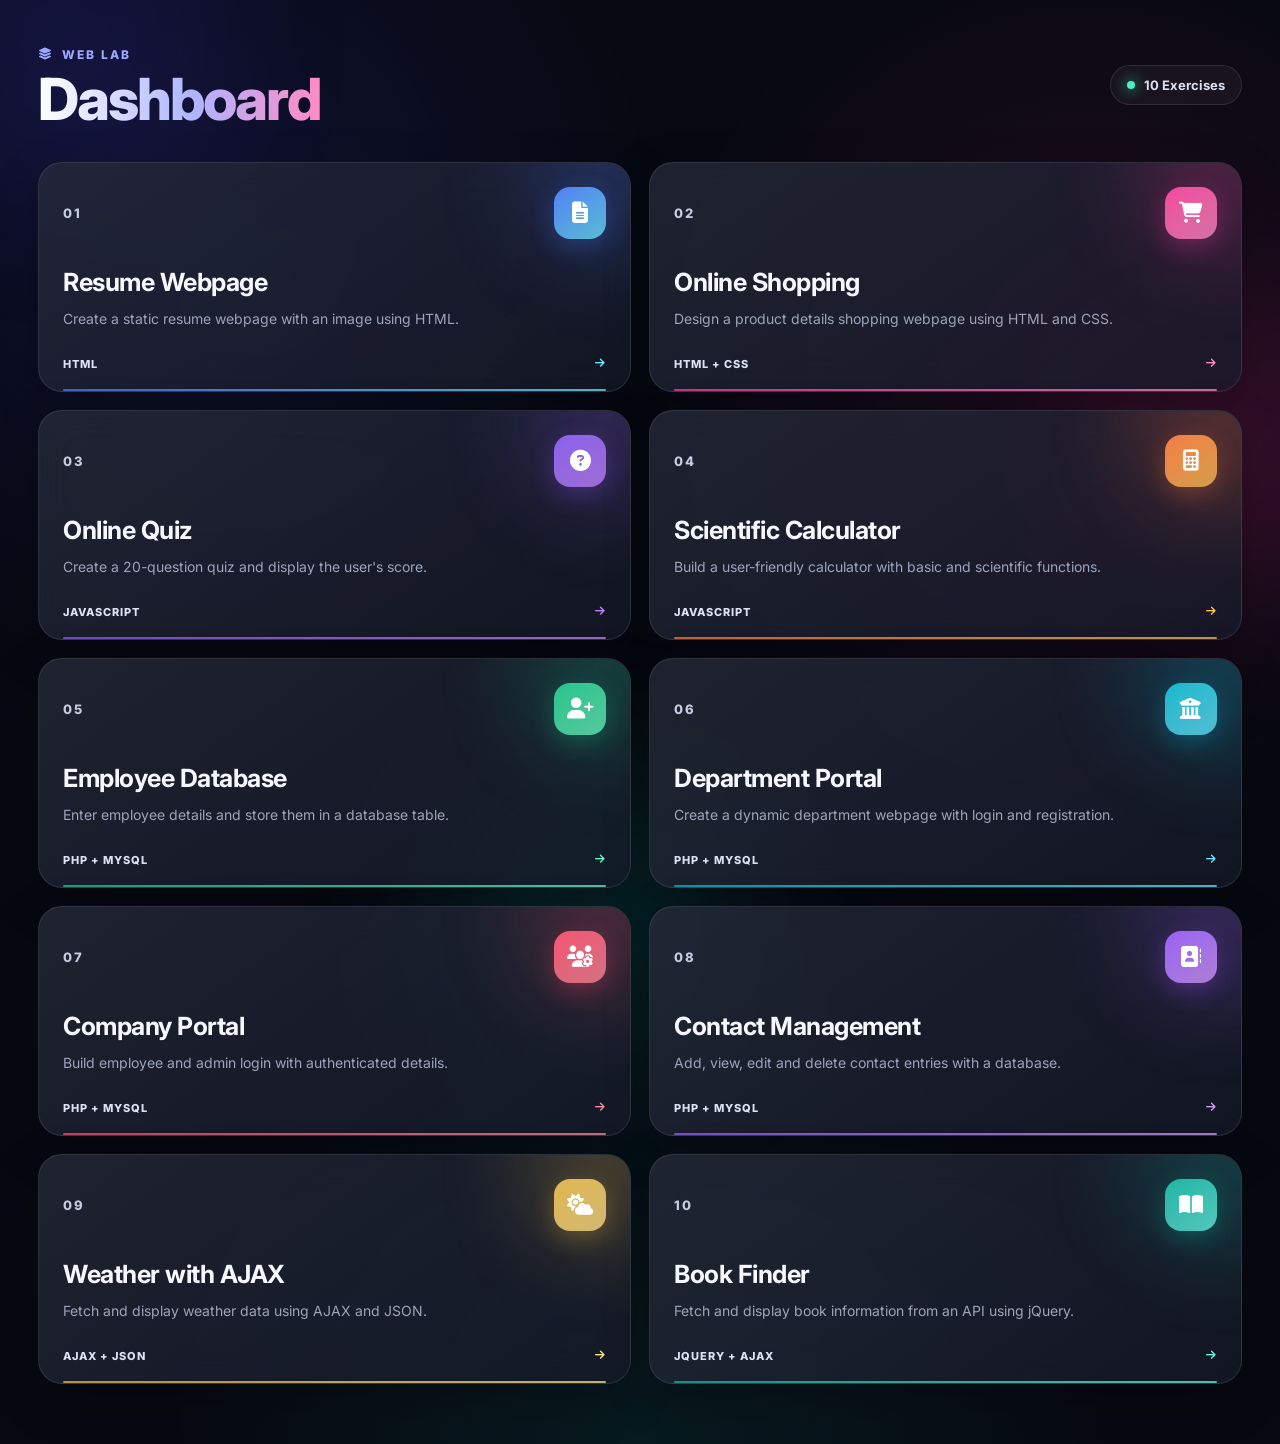
<file: index.html>
<!DOCTYPE html>
<html lang="en">
<head>
  <meta charset="UTF-8">
  <meta name="viewport" content="width=device-width, initial-scale=1.0">

  <title>Web Technology Lab Dashboard</title>

  <link rel="stylesheet" href="./style.css">

  <link rel="preconnect" href="https://fonts.googleapis.com">
  <link rel="preconnect" href="https://fonts.gstatic.com" crossorigin>

  <link
    href="https://fonts.googleapis.com/css2?family=Inter:wght@400;500;600;700;800&display=swap"
    rel="stylesheet"
  >

  <link
    rel="stylesheet"
    href="https://cdnjs.cloudflare.com/ajax/libs/font-awesome/6.5.2/css/all.min.css"
  >
</head>

<body>

  <div class="background-glow glow-one"></div>
  <div class="background-glow glow-two"></div>
  <div class="background-glow glow-three"></div>

  <main class="dashboard">

    <!-- HEADER -->
    <header class="topbar">

      <div>
        <span class="eyebrow">
          <i class="fa-solid fa-layer-group"></i>
          WEB LAB
        </span>

        <h1>Dashboard</h1>
      </div>

      <div class="topbar-badge">
        <span class="status-dot"></span>
        <span>10 Exercises</span>
      </div>

    </header>


    <!-- 10 EXERCISES -->
    <section class="exercise-grid">


      <!-- EXERCISE 01 -->
      <a
        class="exercise-card card-blue"
        href="./web/ex_1/Resume.html">

        <div class="card-top">
          <span class="exercise-number">01</span>

          <span class="card-icon">
            <i class="fa-solid fa-file-lines"></i>
          </span>
        </div>

        <h2>Resume Webpage</h2>

        <p>
          Create a static resume webpage with an image using HTML.
        </p>

        <div class="card-footer">
          <span>HTML</span>
          <i class="fa-solid fa-arrow-right"></i>
        </div>

      </a>



      <!-- EXERCISE 02 -->
      <a
        class="exercise-card card-pink"
        href="./web/ex_2/index.html"
      >

        <div class="card-top">
          <span class="exercise-number">02</span>

          <span class="card-icon">
            <i class="fa-solid fa-cart-shopping"></i>
          </span>
        </div>

        <h2>Online Shopping</h2>

        <p>
          Design a product details shopping webpage using HTML and CSS.
        </p>

        <div class="card-footer">
          <span>HTML + CSS</span>
          <i class="fa-solid fa-arrow-right"></i>
        </div>

      </a>



      <!-- EXERCISE 03 -->
      <a
        class="exercise-card card-purple"
        href="./web/ex_3/EX%203.HTML">

        <div class="card-top">
          <span class="exercise-number">03</span>

          <span class="card-icon">
            <i class="fa-solid fa-circle-question"></i>
          </span>
        </div>

        <h2>Online Quiz</h2>

        <p>
          Create a 20-question quiz and display the user's score.
        </p>

        <div class="card-footer">
          <span>JavaScript</span>
          <i class="fa-solid fa-arrow-right"></i>
        </div>

      </a>



      <!-- EXERCISE 04 -->
      <a
        class="exercise-card card-orange"
        href="./web/ex_4/EX%204.HTML"
      >

        <div class="card-top">
          <span class="exercise-number">04</span>

          <span class="card-icon">
            <i class="fa-solid fa-calculator"></i>
          </span>
        </div>

        <h2>Scientific Calculator</h2>

        <p>
          Build a user-friendly calculator with basic and scientific functions.
        </p>

        <div class="card-footer">
          <span>JavaScript</span>
          <i class="fa-solid fa-arrow-right"></i>
        </div>

      </a>



      <!-- EXERCISE 05 -->
      <a
        class="exercise-card card-green"
        href="./web/ex_5/"
      >

        <div class="card-top">
          <span class="exercise-number">05</span>

          <span class="card-icon">
            <i class="fa-solid fa-user-plus"></i>
          </span>
        </div>

        <h2>Employee Database</h2>

        <p>
          Enter employee details and store them in a database table.
        </p>

        <div class="card-footer">
          <span>PHP + MySQL</span>
          <i class="fa-solid fa-arrow-right"></i>
        </div>

      </a>



      <!-- EXERCISE 06 -->
      <a
        class="exercise-card card-cyan"
        href="./web/ex_6/"
      >

        <div class="card-top">
          <span class="exercise-number">06</span>

          <span class="card-icon">
            <i class="fa-solid fa-building-columns"></i>
          </span>
        </div>

        <h2>Department Portal</h2>

        <p>
          Create a dynamic department webpage with login and registration.
        </p>

        <div class="card-footer">
          <span>PHP + MySQL</span>
          <i class="fa-solid fa-arrow-right"></i>
        </div>

      </a>



      <!-- EXERCISE 07 -->
      <a
        class="exercise-card card-red"
        href="./web/ex_7/"
      >

        <div class="card-top">
          <span class="exercise-number">07</span>

          <span class="card-icon">
            <i class="fa-solid fa-users-gear"></i>
          </span>
        </div>

        <h2>Company Portal</h2>

        <p>
          Build employee and admin login with authenticated details.
        </p>

        <div class="card-footer">
          <span>PHP + MySQL</span>
          <i class="fa-solid fa-arrow-right"></i>
        </div>

      </a>



      <!-- EXERCISE 08 -->
      <a
        class="exercise-card card-violet"
        href="./web/ex_8/"
      >

        <div class="card-top">
          <span class="exercise-number">08</span>

          <span class="card-icon">
            <i class="fa-solid fa-address-book"></i>
          </span>
        </div>

        <h2>Contact Management</h2>

        <p>
          Add, view, edit and delete contact entries with a database.
        </p>

        <div class="card-footer">
          <span>PHP + MySQL</span>
          <i class="fa-solid fa-arrow-right"></i>
        </div>

      </a>



      <!-- EXERCISE 09 -->
      <a
        class="exercise-card card-yellow"
        href="./web/ex_9/"
      >

        <div class="card-top">
          <span class="exercise-number">09</span>

          <span class="card-icon">
            <i class="fa-solid fa-cloud-sun"></i>
          </span>
        </div>

        <h2>Weather with AJAX</h2>

        <p>
          Fetch and display weather data using AJAX and JSON.
        </p>

        <div class="card-footer">
          <span>AJAX + JSON</span>
          <i class="fa-solid fa-arrow-right"></i>
        </div>

      </a>



      <!-- EXERCISE 10 -->
      <a
        class="exercise-card card-teal"
        href="./web/ex_10/"
      >

        <div class="card-top">
          <span class="exercise-number">10</span>

          <span class="card-icon">
            <i class="fa-solid fa-book-open"></i>
          </span>
        </div>

        <h2>Book Finder</h2>

        <p>
          Fetch and display book information from an API using jQuery.
        </p>

        <div class="card-footer">
          <span>jQuery + AJAX</span>
          <i class="fa-solid fa-arrow-right"></i>
        </div>

      </a>

    </section>

  </main>

</body>
</html>
</file>
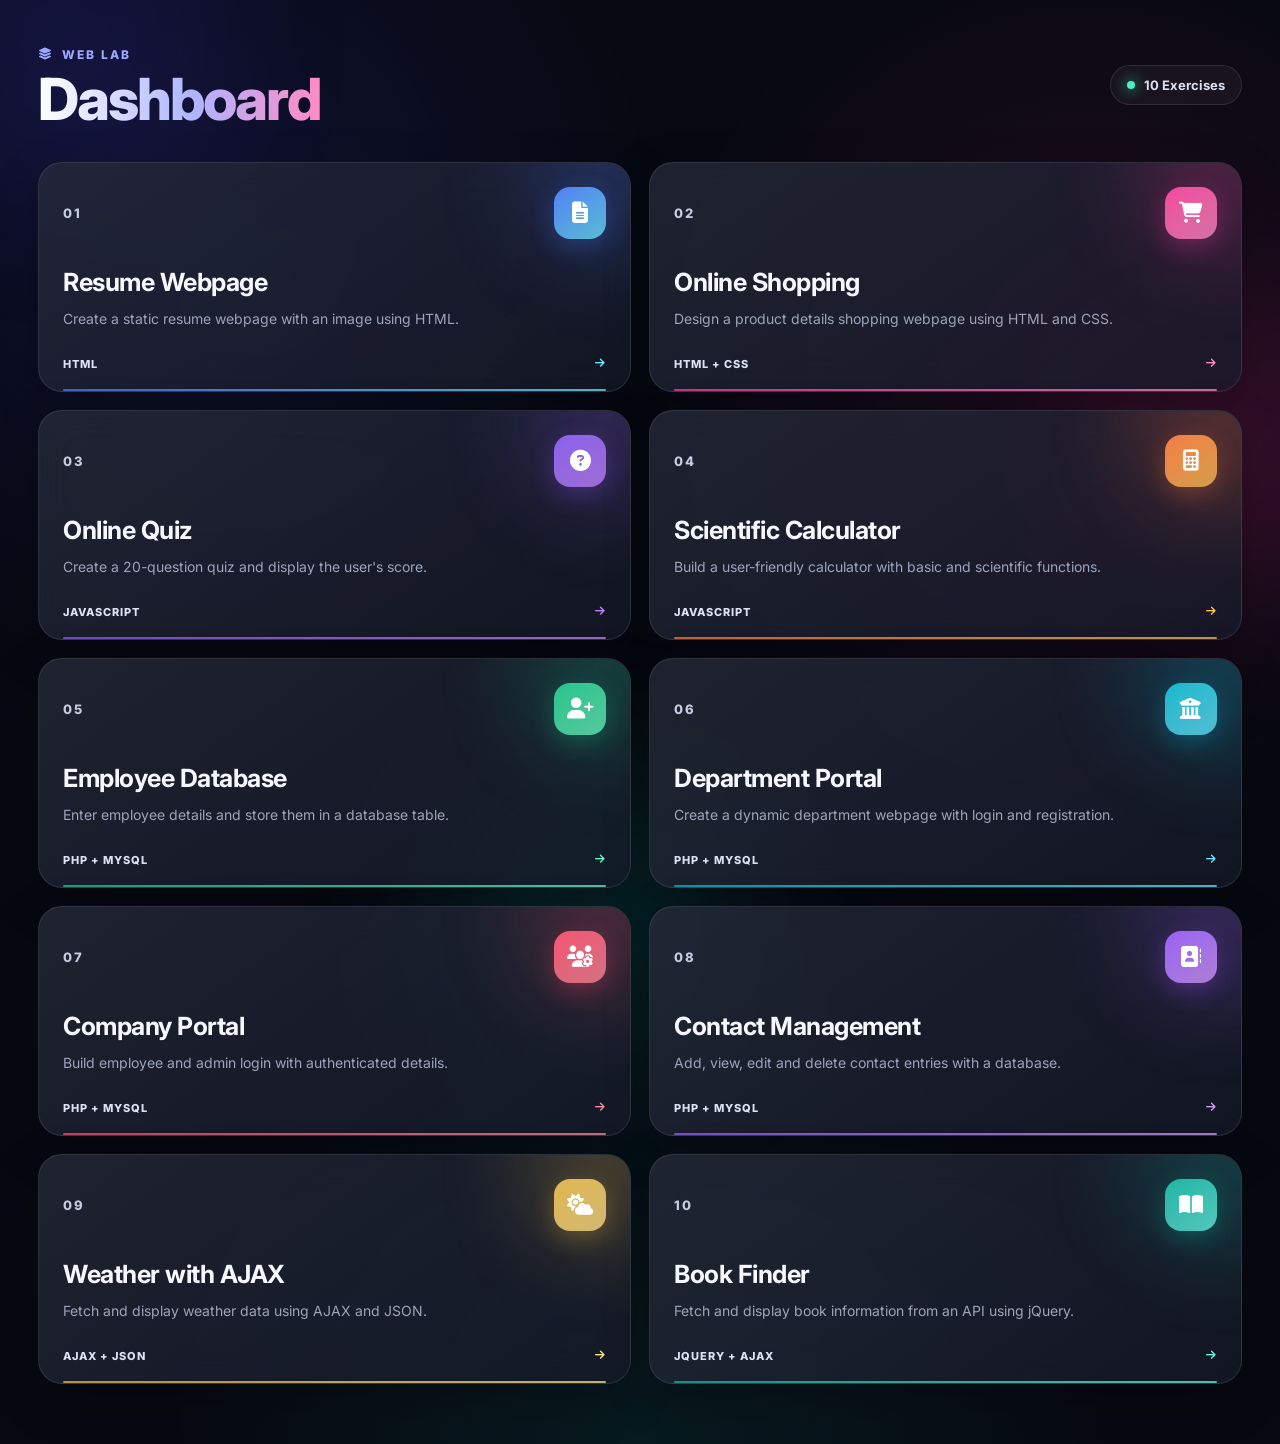
<file: web/dashboard/index.html>
<!DOCTYPE html>
<html lang="en">
<head>
  <meta charset="UTF-8">
  <meta name="viewport" content="width=device-width, initial-scale=1.0">

  <title>Web Technology Lab Dashboard</title>

  <link rel="stylesheet" href="./style.css">

  <link rel="preconnect" href="https://fonts.googleapis.com">
  <link rel="preconnect" href="https://fonts.gstatic.com" crossorigin>

  <link
    href="https://fonts.googleapis.com/css2?family=Inter:wght@400;500;600;700;800&display=swap"
    rel="stylesheet"
  >

  <link
    rel="stylesheet"
    href="https://cdnjs.cloudflare.com/ajax/libs/font-awesome/6.5.2/css/all.min.css"
  >
</head>

<body>

  <div class="background-glow glow-one"></div>
  <div class="background-glow glow-two"></div>
  <div class="background-glow glow-three"></div>

  <main class="dashboard">

    <!-- HEADER -->
    <header class="topbar">

      <div>
        <span class="eyebrow">
          <i class="fa-solid fa-layer-group"></i>
          WEB LAB
        </span>

        <h1>Dashboard</h1>
      </div>

      <div class="topbar-badge">
        <span class="status-dot"></span>
        <span>10 Exercises</span>
      </div>

    </header>


    <!-- 10 EXERCISES -->
    <section class="exercise-grid">


      <!-- EXERCISE 01 -->
      <a
        class="exercise-card card-blue"
        href="../ex_1/Resume.html"
      >

        <div class="card-top">
          <span class="exercise-number">01</span>

          <span class="card-icon">
            <i class="fa-solid fa-file-lines"></i>
          </span>
        </div>

        <h2>Resume Webpage</h2>

        <p>
          Create a static resume webpage with an image using HTML.
        </p>

        <div class="card-footer">
          <span>HTML</span>
          <i class="fa-solid fa-arrow-right"></i>
        </div>

      </a>



      <!-- EXERCISE 02 -->
      <a
        class="exercise-card card-pink"
        href="../ex_2/index.html"
      >

        <div class="card-top">
          <span class="exercise-number">02</span>

          <span class="card-icon">
            <i class="fa-solid fa-cart-shopping"></i>
          </span>
        </div>

        <h2>Online Shopping</h2>

        <p>
          Design a product details shopping webpage using HTML and CSS.
        </p>

        <div class="card-footer">
          <span>HTML + CSS</span>
          <i class="fa-solid fa-arrow-right"></i>
        </div>

      </a>



      <!-- EXERCISE 03 -->
      <a
        class="exercise-card card-purple"
        href="../ex_3/EX%203.HTML"
      >

        <div class="card-top">
          <span class="exercise-number">03</span>

          <span class="card-icon">
            <i class="fa-solid fa-circle-question"></i>
          </span>
        </div>

        <h2>Online Quiz</h2>

        <p>
          Create a 20-question quiz and display the user's score.
        </p>

        <div class="card-footer">
          <span>JavaScript</span>
          <i class="fa-solid fa-arrow-right"></i>
        </div>

      </a>



      <!-- EXERCISE 04 -->
      <a
        class="exercise-card card-orange"
        href="../ex_4/EX%204.HTML"
      >

        <div class="card-top">
          <span class="exercise-number">04</span>

          <span class="card-icon">
            <i class="fa-solid fa-calculator"></i>
          </span>
        </div>

        <h2>Scientific Calculator</h2>

        <p>
          Build a user-friendly calculator with basic and scientific functions.
        </p>

        <div class="card-footer">
          <span>JavaScript</span>
          <i class="fa-solid fa-arrow-right"></i>
        </div>

      </a>



      <!-- EXERCISE 05 -->
      <a
        class="exercise-card card-green"
        href="../ex_5/"
      >

        <div class="card-top">
          <span class="exercise-number">05</span>

          <span class="card-icon">
            <i class="fa-solid fa-user-plus"></i>
          </span>
        </div>

        <h2>Employee Database</h2>

        <p>
          Enter employee details and store them in a database table.
        </p>

        <div class="card-footer">
          <span>PHP + MySQL</span>
          <i class="fa-solid fa-arrow-right"></i>
        </div>

      </a>



      <!-- EXERCISE 06 -->
      <a
        class="exercise-card card-cyan"
        href="../ex_6/"
      >

        <div class="card-top">
          <span class="exercise-number">06</span>

          <span class="card-icon">
            <i class="fa-solid fa-building-columns"></i>
          </span>
        </div>

        <h2>Department Portal</h2>

        <p>
          Create a dynamic department webpage with login and registration.
        </p>

        <div class="card-footer">
          <span>PHP + MySQL</span>
          <i class="fa-solid fa-arrow-right"></i>
        </div>

      </a>



      <!-- EXERCISE 07 -->
      <a
        class="exercise-card card-red"
        href="../ex_7/"
      >

        <div class="card-top">
          <span class="exercise-number">07</span>

          <span class="card-icon">
            <i class="fa-solid fa-users-gear"></i>
          </span>
        </div>

        <h2>Company Portal</h2>

        <p>
          Build employee and admin login with authenticated details.
        </p>

        <div class="card-footer">
          <span>PHP + MySQL</span>
          <i class="fa-solid fa-arrow-right"></i>
        </div>

      </a>



      <!-- EXERCISE 08 -->
      <a
        class="exercise-card card-violet"
        href="../ex_8/"
      >

        <div class="card-top">
          <span class="exercise-number">08</span>

          <span class="card-icon">
            <i class="fa-solid fa-address-book"></i>
          </span>
        </div>

        <h2>Contact Management</h2>

        <p>
          Add, view, edit and delete contact entries with a database.
        </p>

        <div class="card-footer">
          <span>PHP + MySQL</span>
          <i class="fa-solid fa-arrow-right"></i>
        </div>

      </a>



      <!-- EXERCISE 09 -->
      <a
        class="exercise-card card-yellow"
        href="../ex_9/"
      >

        <div class="card-top">
          <span class="exercise-number">09</span>

          <span class="card-icon">
            <i class="fa-solid fa-cloud-sun"></i>
          </span>
        </div>

        <h2>Weather with AJAX</h2>

        <p>
          Fetch and display weather data using AJAX and JSON.
        </p>

        <div class="card-footer">
          <span>AJAX + JSON</span>
          <i class="fa-solid fa-arrow-right"></i>
        </div>

      </a>



      <!-- EXERCISE 10 -->
      <a
        class="exercise-card card-teal"
        href="../ex_10/"
      >

        <div class="card-top">
          <span class="exercise-number">10</span>

          <span class="card-icon">
            <i class="fa-solid fa-book-open"></i>
          </span>
        </div>

        <h2>Book Finder</h2>

        <p>
          Fetch and display book information from an API using jQuery.
        </p>

        <div class="card-footer">
          <span>jQuery + AJAX</span>
          <i class="fa-solid fa-arrow-right"></i>
        </div>

      </a>

    </section>

  </main>

</body>
</html>
</file>
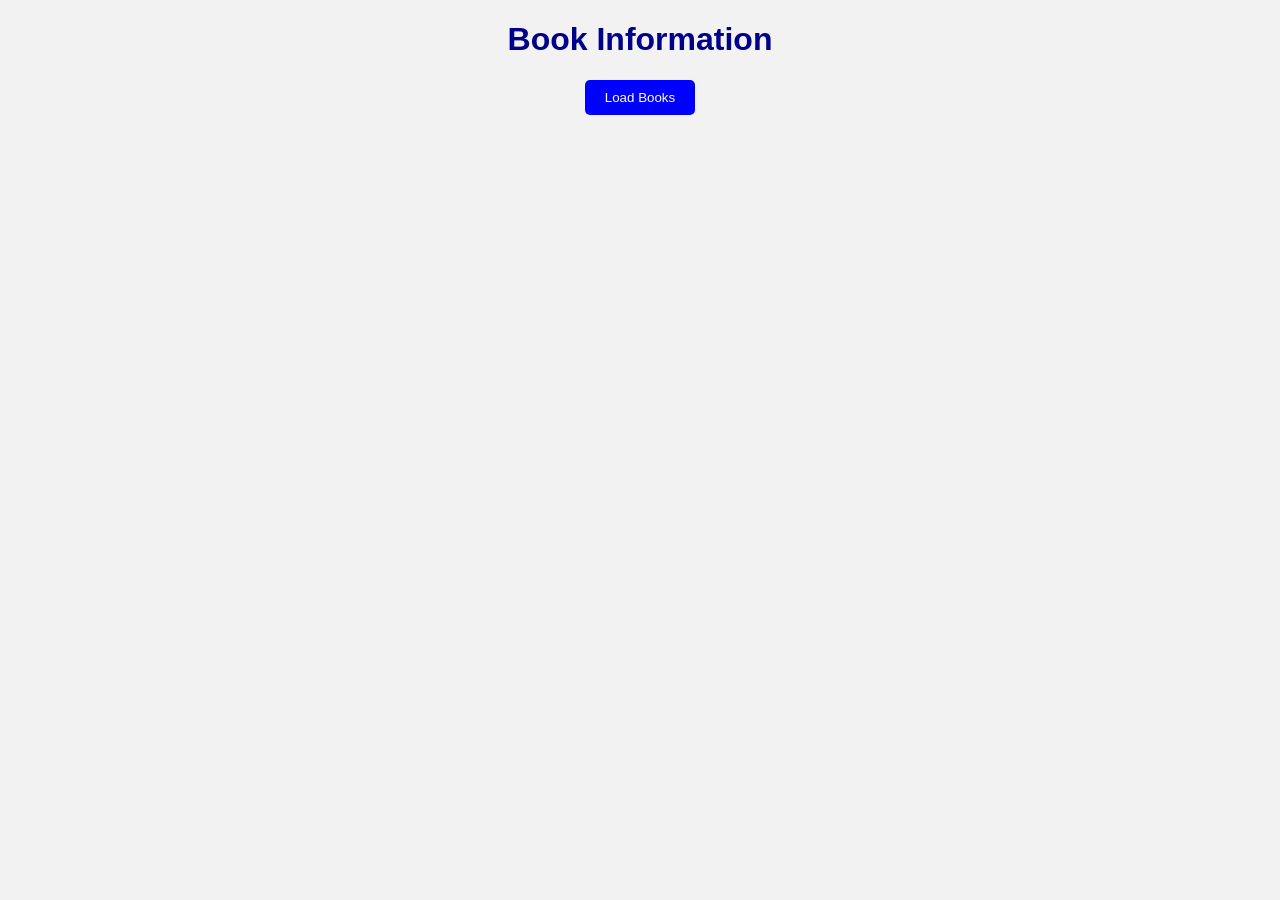
<file: web/ex_10/index.html>
<!DOCTYPE html>
<html>
<head>
    <title>Book Information</title>

    <!-- jQuery Library -->
    <script src="https://code.jquery.com/jquery-3.7.1.min.js"></script>

    <style>
        body {
            font-family: Arial;
            text-align: center;
            background-color: #f2f2f2;
        }

        h1 {
            color: darkblue;
        }

        button {
            padding: 10px 20px;
            background-color: blue;
            color: white;
            border: none;
            border-radius: 5px;
            cursor: pointer;
        }

        #books {
            width: 500px;
            margin: 20px auto;
            text-align: left;
        }

        .book {
            background-color: white;
            padding: 15px;
            margin: 10px;
            border-radius: 8px;
            box-shadow: 0 0 5px gray;
        }
    </style>
</head>

<body>

    <h1>Book Information</h1>

    <button id="loadBooks">Load Books</button>

    <div id="books"></div>

    <script>

        $(document).ready(function() {

            $("#loadBooks").click(function() {

                $.ajax({
                    url: "books.json",
                    type: "GET",
                    dataType: "json",

                    success: function(data) {

                        $("#books").empty();

                        $.each(data, function(index, book) {

                            $("#books").append(
                                "<div class='book'>" +
                                "<h3>Title: " + book.title + "</h3>" +
                                "<p>Author: " + book.author + "</p>" +
                                "</div>"
                            );

                        });
                    },

                    error: function() {

                        $("#books").html(
                            "<p>Unable to fetch book data.</p>"
                        );

                    }
                });

            });

        });

    </script>

</body>
</html>
</file>
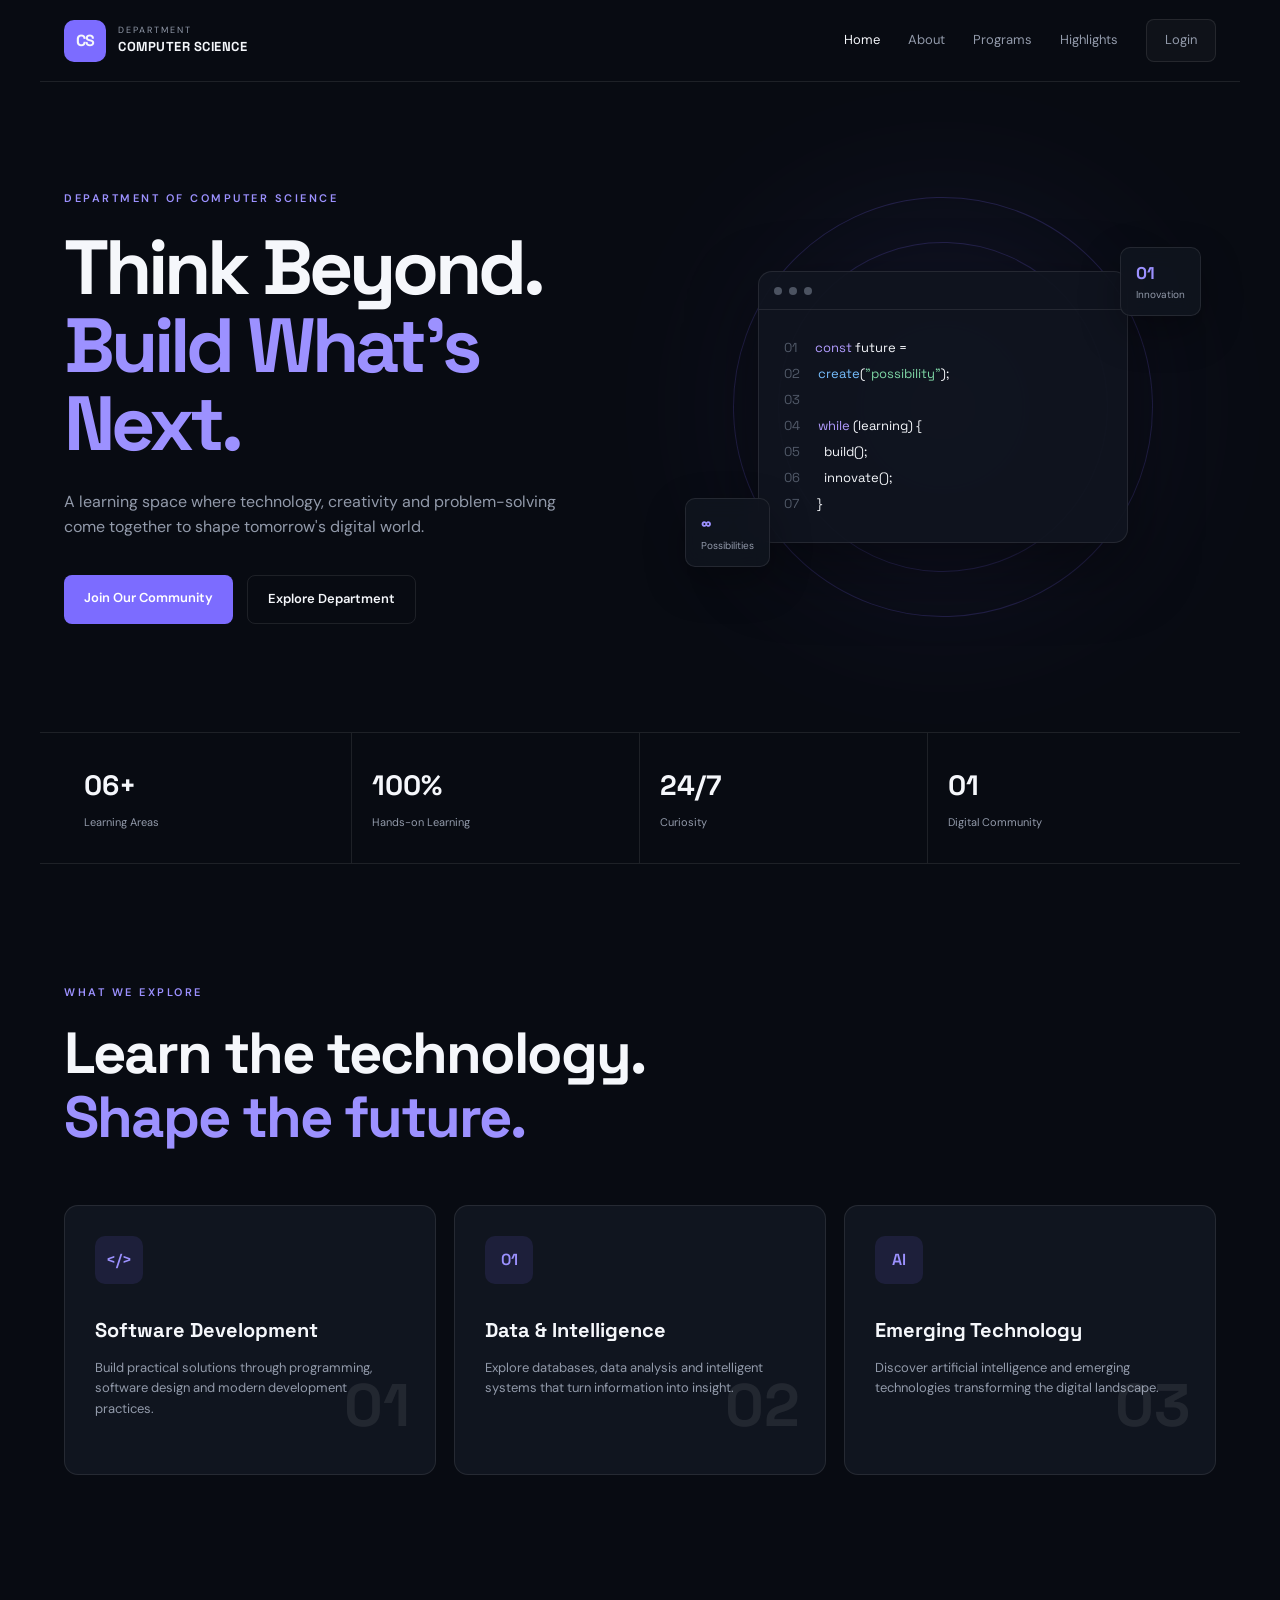
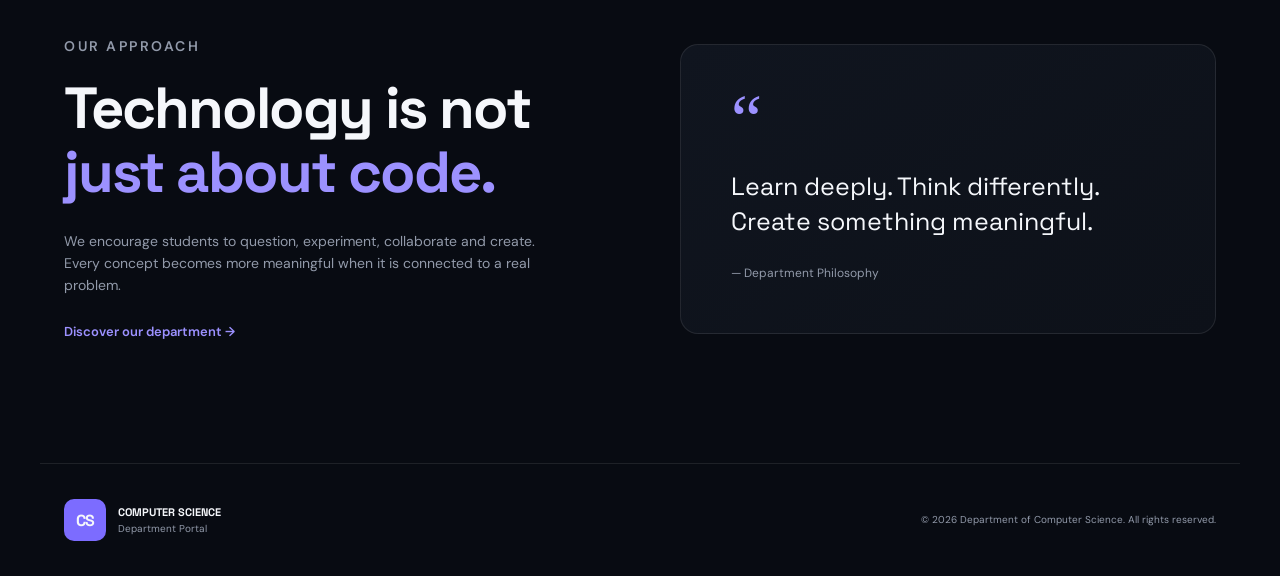
<file: web/ex_6/index.html>
<!DOCTYPE html>
<html lang="en">

<head>
    <meta charset="UTF-8">
    <meta name="viewport" content="width=device-width, initial-scale=1.0">

    <title>Department of Computer Science</title>

    <link rel="stylesheet" href="style.css">
</head>

<body>

    <!-- Navigation Bar -->
    <header class="navbar">

        <div class="logo">
            <div class="logo-mark">CS</div>

            <div class="logo-text">
                <span>DEPARTMENT</span>
                <strong>COMPUTER SCIENCE</strong>
            </div>
        </div>

        <nav class="nav-links">
            <a href="index.html" class="active">Home</a>
            <a href="about.html">About</a>
            <a href="#programs">Programs</a>
            <a href="#highlights">Highlights</a>
            <a href="login.html" class="login-btn">Login</a>
        </nav>

    </header>


    <!-- Hero Section -->
    <main>

        <section class="hero">

            <div class="hero-content">

                <p class="eyebrow">DEPARTMENT OF COMPUTER SCIENCE</p>

                <h1>
                    Think Beyond.
                    <span>Build What's Next.</span>
                </h1>

                <p class="hero-description">
                    A learning space where technology, creativity and
                    problem-solving come together to shape tomorrow's
                    digital world.
                </p>

                <div class="hero-buttons">
                    <a href="register.html" class="primary-btn">
                        Join Our Community
                    </a>

                    <a href="about.html" class="secondary-btn">
                        Explore Department
                    </a>
                </div>

            </div>


            <!-- Hero Visual -->
            <div class="hero-visual">

                <div class="orbit orbit-one"></div>
                <div class="orbit orbit-two"></div>

                <div class="code-card">

                    <div class="code-header">
                        <span></span>
                        <span></span>
                        <span></span>
                    </div>

                    <div class="code-content">

                        <p><span class="code-number">01</span> <span class="purple">const</span> future =</p>

                        <p>
                            <span class="code-number">02</span>
                            <span class="blue">create</span>(<span class="green">"possibility"</span>);
                        </p>

                        <p><span class="code-number">03</span></p>

                        <p>
                            <span class="code-number">04</span>
                            <span class="purple">while</span> (learning) {
                        </p>

                        <p>
                            <span class="code-number">05</span>
                            &nbsp;&nbsp;build();
                        </p>

                        <p>
                            <span class="code-number">06</span>
                            &nbsp;&nbsp;innovate();
                        </p>

                        <p>
                            <span class="code-number">07</span>
                            }
                        </p>

                    </div>

                </div>

                <div class="floating-card card-one">
                    <strong>01</strong>
                    <span>Innovation</span>
                </div>

                <div class="floating-card card-two">
                    <strong>∞</strong>
                    <span>Possibilities</span>
                </div>

            </div>

        </section>


        <!-- Quick Stats -->
        <section class="stats">

            <div class="stat-item">
                <strong>06+</strong>
                <span>Learning Areas</span>
            </div>

            <div class="stat-item">
                <strong>100%</strong>
                <span>Hands-on Learning</span>
            </div>

            <div class="stat-item">
                <strong>24/7</strong>
                <span>Curiosity</span>
            </div>

            <div class="stat-item">
                <strong>01</strong>
                <span>Digital Community</span>
            </div>

        </section>


        <!-- Programs Section -->
        <section class="programs" id="programs">

            <div class="section-heading">

                <p class="eyebrow">WHAT WE EXPLORE</p>

                <h2>
                    Learn the technology.
                    <span>Shape the future.</span>
                </h2>

            </div>


            <div class="program-grid">

                <article class="program-card">
                    <div class="card-icon">&lt;/&gt;</div>
                    <h3>Software Development</h3>
                    <p>
                        Build practical solutions through programming,
                        software design and modern development practices.
                    </p>
                    <span class="card-number">01</span>
                </article>


                <article class="program-card">
                    <div class="card-icon">01</div>
                    <h3>Data & Intelligence</h3>
                    <p>
                        Explore databases, data analysis and intelligent
                        systems that turn information into insight.
                    </p>
                    <span class="card-number">02</span>
                </article>


                <article class="program-card">
                    <div class="card-icon">AI</div>
                    <h3>Emerging Technology</h3>
                    <p>
                        Discover artificial intelligence and emerging
                        technologies transforming the digital landscape.
                    </p>
                    <span class="card-number">03</span>
                </article>

            </div>

        </section>


        <!-- Highlights -->
        <section class="highlights" id="highlights">

            <div class="highlight-content">

                <p class="eyebrow">OUR APPROACH</p>

                <h2>
                    Technology is not
                    <span>just about code.</span>
                </h2>

                <p>
                    We encourage students to question, experiment,
                    collaborate and create. Every concept becomes more
                    meaningful when it is connected to a real problem.
                </p>

                <a href="about.html" class="text-link">
                    Discover our department →
                </a>

            </div>

            <div class="highlight-box">

                <div class="quote-mark">“</div>

                <p>
                    Learn deeply. Think differently.
                    Create something meaningful.
                </p>

                <span>— Department Philosophy</span>

            </div>

        </section>

    </main>


    <!-- Footer -->
    <footer>

        <div class="footer-brand">
            <div class="logo-mark">CS</div>

            <div>
                <strong>COMPUTER SCIENCE</strong>
                <span>Department Portal</span>
            </div>
        </div>

        <p>
            © 2026 Department of Computer Science. All rights reserved.
        </p>

    </footer>


    <script src="script.js"></script>

</body>

</html>
</file>
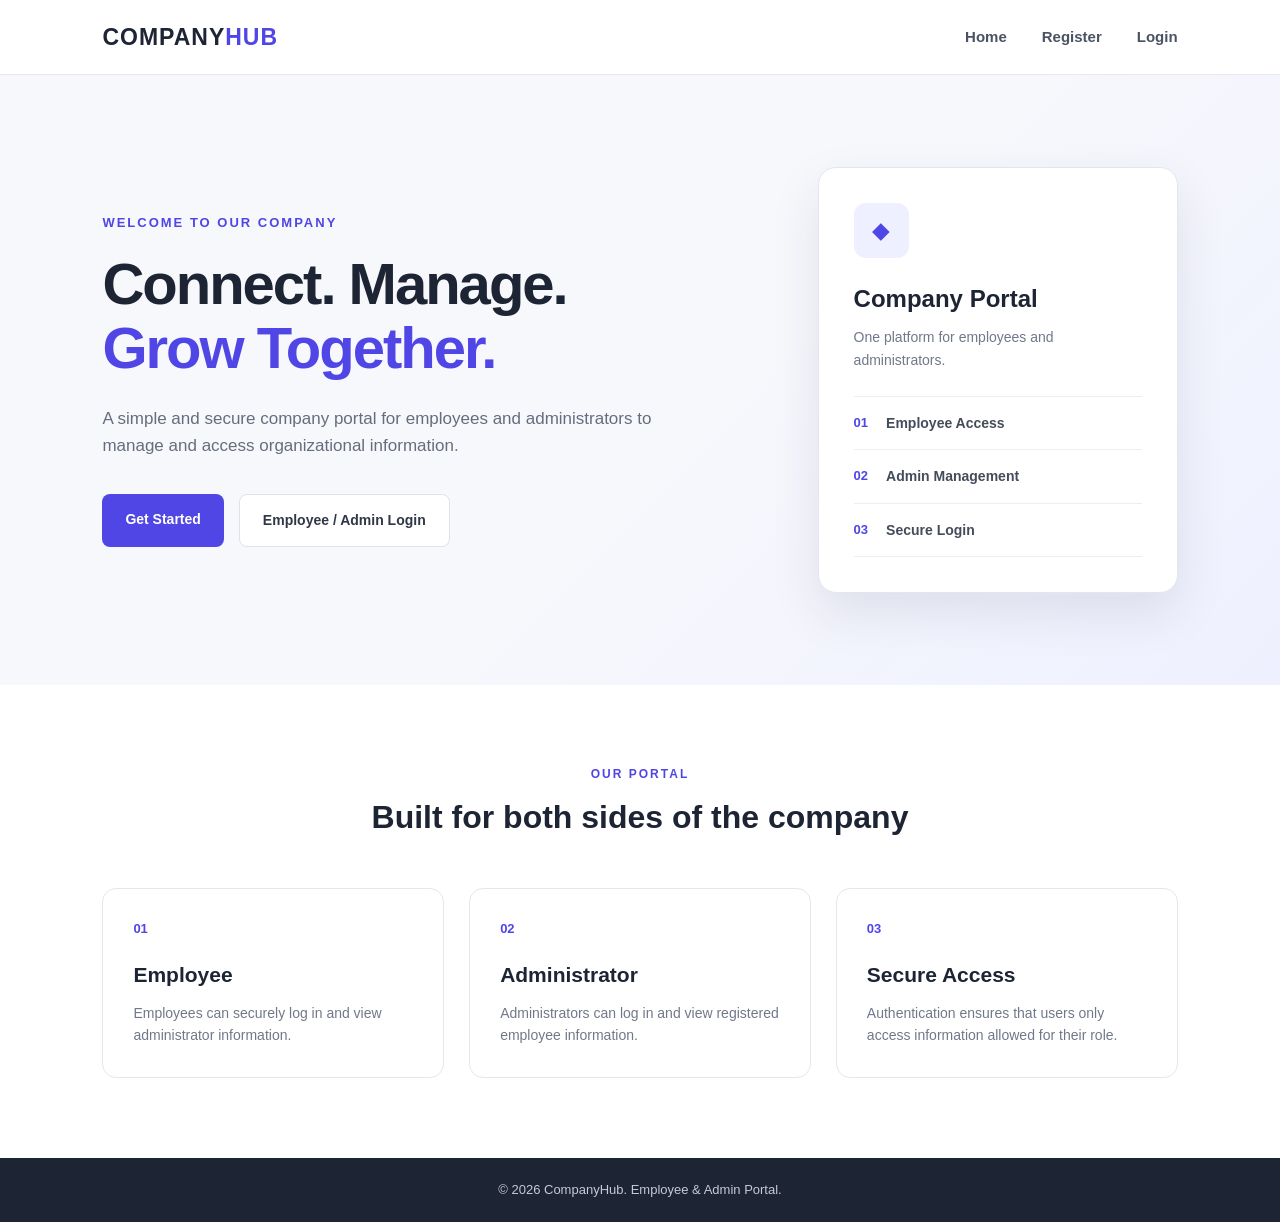
<file: web/ex_7/index.html>
<!DOCTYPE html>
<html lang="en">
<head>
    <meta charset="UTF-8">
    <meta name="viewport" content="width=device-width, initial-scale=1.0">
    <title>Company Portal</title>

    <link rel="stylesheet" href="style.css">
</head>

<body>

    <nav class="navbar">
        <div class="logo">COMPANY<span>HUB</span></div>

        <div class="nav-links">
            <a href="index.html">Home</a>
            <a href="register.html">Register</a>
            <a href="login.html">Login</a>
        </div>
    </nav>


    <section class="hero">

        <div class="hero-content">

            <p class="tagline">WELCOME TO OUR COMPANY</p>

            <h1>
                Connect. Manage.<br>
                <span>Grow Together.</span>
            </h1>

            <p class="description">
                A simple and secure company portal for employees and
                administrators to manage and access organizational information.
            </p>

            <div class="hero-buttons">
                <a href="register.html" class="btn primary-btn">
                    Get Started
                </a>

                <a href="login.html" class="btn secondary-btn">
                    Employee / Admin Login
                </a>
            </div>

        </div>

        <div class="hero-card">

            <div class="card-icon">◆</div>

            <h2>Company Portal</h2>

            <p>
                One platform for employees and administrators.
            </p>

            <div class="portal-items">
                <div>
                    <strong>01</strong>
                    <span>Employee Access</span>
                </div>

                <div>
                    <strong>02</strong>
                    <span>Admin Management</span>
                </div>

                <div>
                    <strong>03</strong>
                    <span>Secure Login</span>
                </div>
            </div>

        </div>

    </section>


    <section class="features">

        <div class="section-heading">
            <p>OUR PORTAL</p>
            <h2>Built for both sides of the company</h2>
        </div>

        <div class="feature-container">

            <div class="feature-box">
                <div class="feature-number">01</div>
                <h3>Employee</h3>
                <p>
                    Employees can securely log in and view
                    administrator information.
                </p>
            </div>

            <div class="feature-box">
                <div class="feature-number">02</div>
                <h3>Administrator</h3>
                <p>
                    Administrators can log in and view
                    registered employee information.
                </p>
            </div>

            <div class="feature-box">
                <div class="feature-number">03</div>
                <h3>Secure Access</h3>
                <p>
                    Authentication ensures that users only
                    access information allowed for their role.
                </p>
            </div>

        </div>

    </section>

    <footer>
        <p>© 2026 CompanyHub. Employee & Admin Portal.</p>
    </footer>

    <script src="script.js"></script>

</body>
</html>
</file>
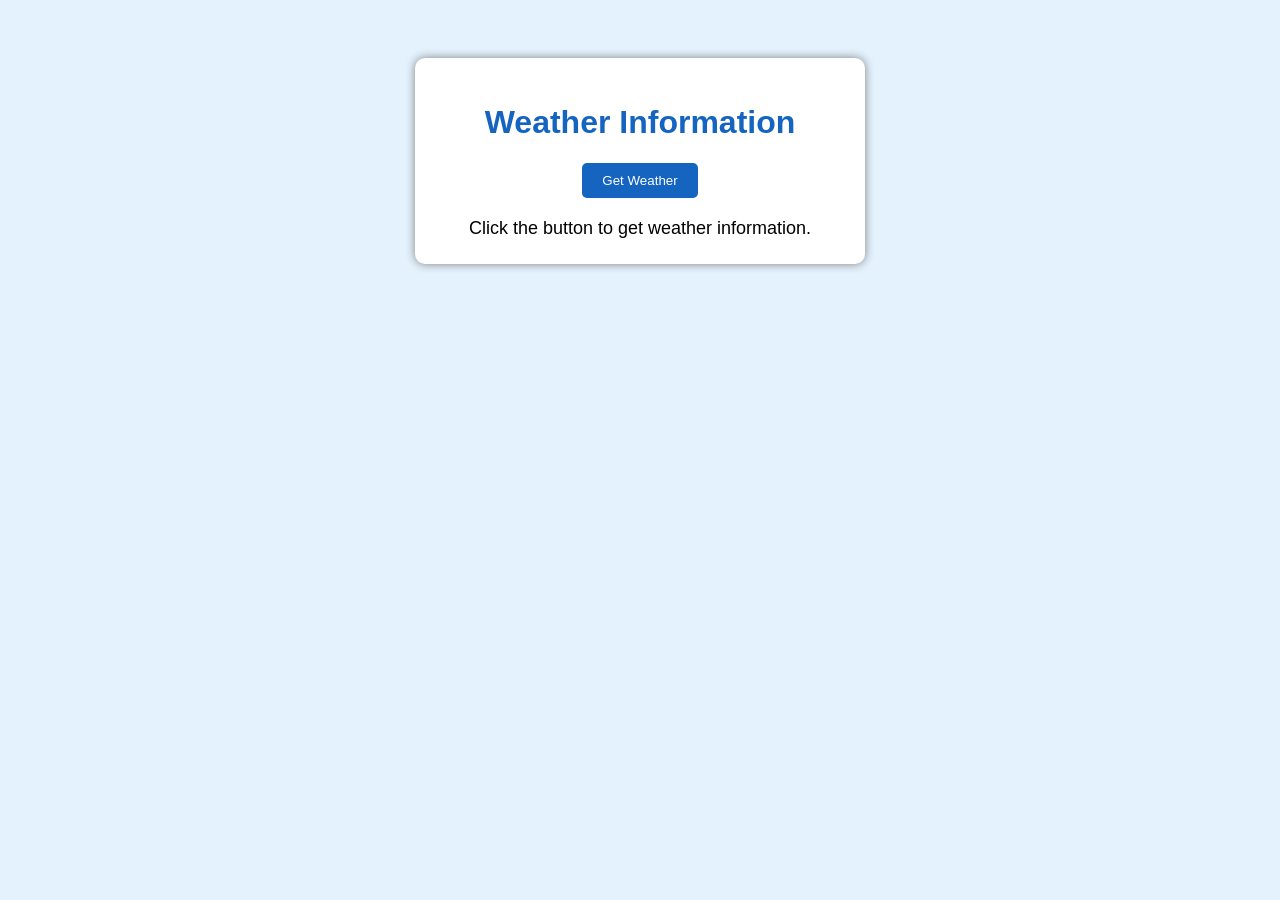
<file: web/ex_9/index.html>
<!DOCTYPE html>
<html>
<head>
    <title>Weather Information</title>

    <style>
        body {
            font-family: Arial, sans-serif;
            text-align: center;
            background-color: #e3f2fd;
            padding-top: 50px;
        }

        .container {
            width: 400px;
            margin: auto;
            background: white;
            padding: 25px;
            border-radius: 10px;
            box-shadow: 0 0 10px gray;
        }

        h1 {
            color: #1565c0;
        }

        button {
            padding: 10px 20px;
            background-color: #1565c0;
            color: white;
            border: none;
            border-radius: 5px;
            cursor: pointer;
        }

        #weather {
            margin-top: 20px;
            font-size: 18px;
        }
    </style>
</head>

<body>

<div class="container">

    <h1>Weather Information</h1>

    <button onclick="getWeather()">Get Weather</button>

    <div id="weather">
        Click the button to get weather information.
    </div>

</div>

<script>

function getWeather() {

    let url =
    "https://api.open-meteo.com/v1/forecast?latitude=11.9416&longitude=79.8083&current=temperature_2m,relative_humidity_2m,wind_speed_10m";

    fetch(url)
        .then(response => response.json())
        .then(data => {

            let temperature = data.current.temperature_2m;
            let humidity = data.current.relative_humidity_2m;
            let wind = data.current.wind_speed_10m;

            document.getElementById("weather").innerHTML =
                "<h2>Pondicherry Weather</h2>" +
                "<p>Temperature: " + temperature + " °C</p>" +
                "<p>Humidity: " + humidity + " %</p>" +
                "<p>Wind Speed: " + wind + " km/h</p>";
        })

        .catch(error => {
            document.getElementById("weather").innerHTML =
                "Unable to fetch weather data.";
        });
}

</script>

</body>
</html>
</file>
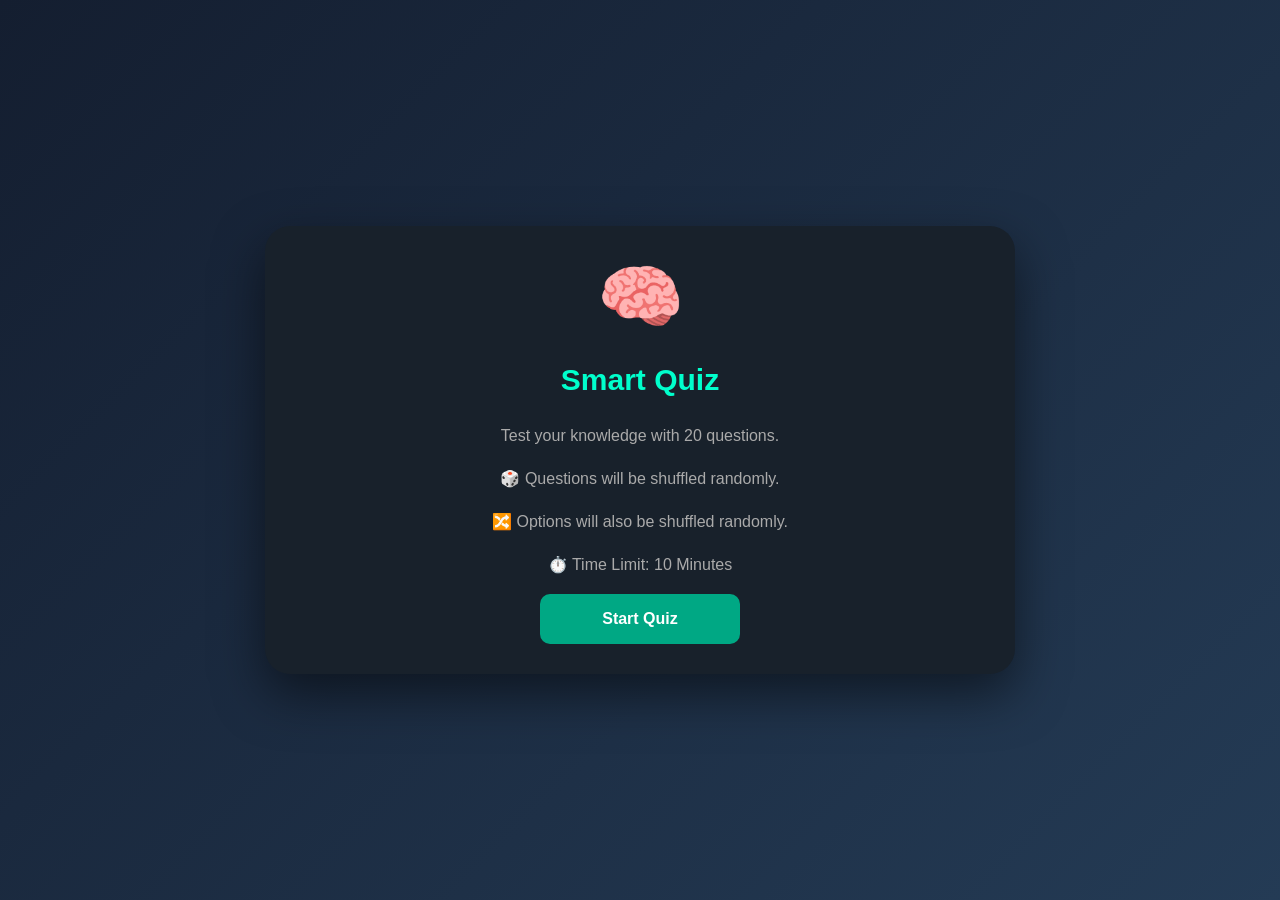
<file: web/ex_3/EX 3.HTML>
<!DOCTYPE html>
<html>
<head>

    <title>Smart Quiz</title>

    <style>

        * {
            box-sizing: border-box;
        }

        body {
            margin: 0;
            min-height: 100vh;
            font-family: Arial, sans-serif;
            background: linear-gradient(
                135deg,
                #141e30,
                #243b55
            );
            display: flex;
            justify-content: center;
            align-items: center;
            padding: 20px;
        }


        /* MAIN CONTAINER */

        .quiz {
            width: 750px;
            background: #18212b;
            padding: 30px;
            border-radius: 25px;
            box-shadow:
                0 20px 50px rgba(0,0,0,0.5);
            color: white;
        }


        /* TITLE */

        h1 {
            text-align: center;
            color: #00ffcc;
            margin-top: 0;
            margin-bottom: 25px;
        }


        /* TOP INFORMATION */

        .info {
            display: flex;
            justify-content: space-between;
            align-items: center;
            margin-bottom: 20px;
        }


        #questionNumber {
            font-size: 17px;
            font-weight: bold;
        }


        #timer {
            background: #e53935;
            padding: 8px 15px;
            border-radius: 10px;
            font-weight: bold;
        }


        /* PROGRESS */

        .progress-box {
            width: 100%;
            height: 10px;
            background: #303d4a;
            border-radius: 10px;
            margin-bottom: 25px;
        }


        #progress {
            width: 0%;
            height: 100%;
            background: #00c49a;
            border-radius: 10px;
            transition: 0.3s;
        }


        /* QUESTION BOX */

        .question-box {
            background: #0c1218;
            padding: 20px;
            border-radius: 15px;
            margin-bottom: 20px;
        }


        #question {
            font-size: 21px;
            line-height: 1.5;
            margin-top: 0;
            margin-bottom: 20px;
        }


        /* OPTIONS */

        .option {
            background: #2c3a48;
            padding: 15px;
            margin: 12px 0;
            border-radius: 10px;
            cursor: pointer;
            border: 2px solid transparent;
            transition: 0.2s;
            font-size: 16px;
        }


        .option:hover {
            background: #405263;

            transform: translateX(5px);
        }


        .option.selected {
            border-color: #00ffcc;
        }


        .option.correct {
            background: #087f5b;

            border-color: #00ffcc;
        }


        .option.wrong {
            background: #a52a2a;

            border-color: #ff6b6b;
        }


        .option.disabled {
            pointer-events: none;
        }


        /* EXPLANATION */

        #feedback {
            display: none;

            margin-top: 15px;

            padding: 15px;

            border-radius: 10px;

            background: #18212b;

            line-height: 1.6;
        }


        #feedback.correct-feedback {
            border-left: 5px solid #00ffcc;
        }


        #feedback.wrong-feedback {
            border-left: 5px solid #ff6b6b;
        }


        /* BUTTONS */

        .buttons {
            display: flex;

            gap: 15px;

            margin-top: 20px;
        }


        button {
            flex: 1;

            height: 50px;

            border: none;

            border-radius: 10px;

            color: white;

            font-size: 16px;

            font-weight: bold;

            cursor: pointer;

            transition: 0.2s;
        }


        button:hover {
            opacity: 0.85;

            transform: translateY(-2px);
        }


        #previous {
            background: #673ab7;
        }


        #next {
            background: #00a884;
        }


        /* START PAGE */

        #start {
            text-align: center;
        }


        #start .icon {
            font-size: 70px;
        }


        #start h2 {
            color: #00ffcc;

            font-size: 30px;
        }


        #start p {
            color: #aaa;

            line-height: 1.7;
        }


        #start button {
            background: #00a884;

            width: 200px;

            flex: none;
        }


        /* RESULT */

        #result {
            display: none;

            text-align: center;
        }


        #result .result-icon {
            font-size: 70px;
        }


        #result h2 {
            color: #00ffcc;

            font-size: 30px;
        }


        #score {
            font-size: 50px;

            color: #ffd166;

            font-weight: bold;

            margin: 20px;
        }


        #message {
            color: #ccc;

            font-size: 18px;

            margin-bottom: 25px;
        }


        #restart {
            background: #673ab7;

            width: 200px;

            flex: none;
        }


        /* MOBILE */

        @media(max-width:600px) {

            .quiz {
                width: 100%;

                padding: 20px;
            }

            .info {
                flex-direction: column;

                align-items: flex-start;

                gap: 10px;
            }

            .buttons {
                flex-direction: column;
            }

        }

    </style>

</head>


<body>


<div class="quiz">


    <!-- ================================= -->
    <!-- START SCREEN -->
    <!-- ================================= -->

    <div id="start">

        <div class="icon">
            🧠
        </div>

        <h2>
            Smart Quiz
        </h2>

        <p>
            Test your knowledge with 20 questions.
        </p>

        <p>
            🎲 Questions will be shuffled randomly.
        </p>

        <p>
            🔀 Options will also be shuffled randomly.
        </p>

        <p>
            ⏱️ Time Limit: 10 Minutes
        </p>

        <button onclick="startQuiz()">
            Start Quiz
        </button>

    </div>



    <!-- ================================= -->
    <!-- QUIZ SCREEN -->
    <!-- ================================= -->

    <div id="quizPage" style="display:none;">


        <h1>
            🧠 Smart Quiz
        </h1>


        <!-- TOP -->

        <div class="info">

            <div id="questionNumber">
                Question 1 of 20
            </div>

            <div id="timer">
                10:00
            </div>

        </div>


        <!-- PROGRESS -->

        <div class="progress-box">

            <div id="progress"></div>

        </div>


        <!-- QUESTION -->

        <div class="question-box">


            <h2 id="question">
                Question
            </h2>


            <div id="options">
            </div>


            <!-- FEEDBACK -->

            <div id="feedback">
            </div>


        </div>


        <!-- BUTTONS -->

        <div class="buttons">


            <button
                id="previous"
                onclick="previousQuestion()">

                ← Previous

            </button>


            <button
                id="next"
                onclick="nextQuestion()">

                Next →

            </button>


        </div>


    </div>



    <!-- ================================= -->
    <!-- RESULT SCREEN -->
    <!-- ================================= -->

    <div id="result">


        <div class="result-icon">
            🏆
        </div>


        <h2>
            Quiz Completed!
        </h2>


        <div id="score">
            0 / 20
        </div>


        <div id="message">
        </div>


        <button
            id="restart"
            onclick="restartQuiz()">

            🔄 Restart Quiz

        </button>


    </div>


</div>



<script>


/* ==========================================
   QUESTION DATABASE
   ========================================== */

const questionBank = [

    {
        question:
        "What is the capital of India?",

        options: [
            "Delhi",
            "Mumbai",
            "Chennai",
            "Kolkata"
        ],

        answer: "Delhi",

        explanation:
        "Delhi is the capital city of India."
    },


    {
        question:
        "Which language is used to create web pages?",

        options: [
            "HTML",
            "Python",
            "Java",
            "C++"
        ],

        answer: "HTML",

        explanation:
        "HTML stands for HyperText Markup Language and is used to structure web pages."
    },


    {
        question:
        "Which language is used for web page styling?",

        options: [
            "CSS",
            "HTML",
            "PHP",
            "SQL"
        ],

        answer: "CSS",

        explanation:
        "CSS stands for Cascading Style Sheets and is used to style HTML pages."
    },


    {
        question:
        "Which language makes web pages interactive?",

        options: [
            "JavaScript",
            "CSS",
            "HTML",
            "SQL"
        ],

        answer: "JavaScript",

        explanation:
        "JavaScript adds dynamic and interactive behavior to web pages."
    },


    {
        question:
        "Which of these is a programming language?",

        options: [
            "Python",
            "HTML",
            "CSS",
            "XML"
        ],

        answer: "Python",

        explanation:
        "Python is a high-level programming language."
    },


    {
        question:
        "Which HTML tag is used for a paragraph?",

        options: [
            "<p>",
            "<h1>",
            "<br>",
            "<div>"
        ],

        answer: "<p>",

        explanation:
        "The <p> tag is used to define a paragraph in HTML."
    },


    {
        question:
        "Which HTML tag creates a hyperlink?",

        options: [
            "<a>",
            "<img>",
            "<link>",
            "<url>"
        ],

        answer: "<a>",

        explanation:
        "The <a> tag, called the anchor tag, creates hyperlinks."
    },


    {
        question:
        "Which symbol represents an ID selector in CSS?",

        options: [
            "#",
            ".",
            "@",
            "$"
        ],

        answer: "#",

        explanation:
        "The # symbol is used to select an element by its ID in CSS."
    },


    {
        question:
        "Which symbol represents a class selector in CSS?",

        options: [
            ".",
            "#",
            "@",
            "&"
        ],

        answer: ".",

        explanation:
        "The dot (.) symbol is used to select a class in CSS."
    },


    {
        question:
        "Which JavaScript function displays a message?",

        options: [
            "alert()",
            "print()",
            "display()",
            "message()"
        ],

        answer: "alert()",

        explanation:
        "alert() displays a message box in the browser."
    },


    {
        question:
        "Which database is commonly used with PHP?",

        options: [
            "MySQL",
            "HTML",
            "CSS",
            "JavaScript"
        ],

        answer: "MySQL",

        explanation:
        "MySQL is a popular relational database used with PHP applications."
    },


    {
        question:
        "What does CSS stand for?",

        options: [
            "Cascading Style Sheets",
            "Computer Style Sheets",
            "Creative Style Sheets",
            "Colorful Style Sheets"
        ],

        answer:
        "Cascading Style Sheets",

        explanation:
        "CSS stands for Cascading Style Sheets."
    },


    {
        question:
        "What does HTML stand for?",

        options: [
            "HyperText Markup Language",
            "HighText Machine Language",
            "HyperText Machine Language",
            "Hyperlink Text Markup Language"
        ],

        answer:
        "HyperText Markup Language",

        explanation:
        "HTML stands for HyperText Markup Language."
    },


    {
        question:
        "Which tag is used to display an image?",

        options: [
            "<img>",
            "<image>",
            "<pic>",
            "<src>"
        ],

        answer: "<img>",

        explanation:
        "The <img> tag is used to display images on a webpage."
    },


    {
        question:
        "Which keyword can declare a variable in JavaScript?",

        options: [
            "let",
            "define",
            "variable",
            "declare"
        ],

        answer: "let",

        explanation:
        "The let keyword is used to declare a variable in modern JavaScript."
    },


    {
        question:
        "Who originally developed JavaScript?",

        options: [
            "Netscape",
            "Microsoft",
            "Google",
            "Apple"
        ],

        answer: "Netscape",

        explanation:
        "JavaScript was originally developed at Netscape by Brendan Eich."
    },


    {
        question:
        "Which HTML tag creates the largest heading?",

        options: [
            "<h1>",
            "<h6>",
            "<head>",
            "<heading>"
        ],

        answer: "<h1>",

        explanation:
        "HTML headings range from <h1> to <h6>. The <h1> element represents the highest-level heading."
    },


    {
        question:
        "Which attribute specifies the image source?",

        options: [
            "src",
            "href",
            "link",
            "source"
        ],

        answer: "src",

        explanation:
        "The src attribute specifies the URL or path of an image."
    },


    {
        question:
        "Which protocol is commonly used to access web pages?",

        options: [
            "HTTP",
            "FTP",
            "SMTP",
            "SSH"
        ],

        answer: "HTTP",

        explanation:
        "HTTP stands for HyperText Transfer Protocol and is used for communication between browsers and web servers."
    },


    {
        question:
        "Which language is commonly used for server-side scripting?",

        options: [
            "PHP",
            "CSS",
            "HTML",
            "XML"
        ],

        answer: "PHP",

        explanation:
        "PHP is a server-side scripting language commonly used for dynamic websites."
    }

];



/* ==========================================
   VARIABLES
   ========================================== */

let questions = [];

let currentQuestion = 0;

let userAnswers = [];

let score = 0;

let timeLeft = 600;

let timer;



/* ==========================================
   SHUFFLE FUNCTION
   ========================================== */

function shuffle(array) {

    for (
        let i = array.length - 1;
        i > 0;
        i--
    ) {

        let j =
            Math.floor(
                Math.random() * (i + 1)
            );


        let temp =
            array[i];

        array[i] =
            array[j];

        array[j] =
            temp;

    }

}



/* ==========================================
   START QUIZ
   ========================================== */

function startQuiz() {


    /*
     * Copy questions
     */

    questions =
        questionBank.map(function(item) {

            return {

                question:
                    item.question,

                options:
                    [...item.options],

                answer:
                    item.answer,

                explanation:
                    item.explanation

            };

        });


    /*
     * Shuffle questions
     */

    shuffle(questions);


    /*
     * Shuffle options
     */

    questions.forEach(function(item) {

        shuffle(item.options);

    });


    /*
     * Reset values
     */

    currentQuestion = 0;

    score = 0;

    timeLeft = 600;

    userAnswers =
        new Array(20).fill(null);


    /*
     * Show quiz
     */

    document.getElementById(
        "start"
    ).style.display = "none";


    document.getElementById(
        "quizPage"
    ).style.display = "block";


    document.getElementById(
        "result"
    ).style.display = "none";


    /*
     * Start timer
     */

    clearInterval(timer);

    timer =
        setInterval(function() {

            timeLeft--;


            let minutes =
                Math.floor(
                    timeLeft / 60
                );


            let seconds =
                timeLeft % 60;


            document.getElementById(
                "timer"
            ).innerHTML =

                minutes
                +
                ":"
                +
                String(seconds)
                    .padStart(2, "0");


            if (timeLeft <= 0) {

                clearInterval(timer);

                finishQuiz();

            }

        }, 1000);


    /*
     * Display first question
     */

    showQuestion();

}



/* ==========================================
   SHOW QUESTION
   ========================================== */

function showQuestion() {


    let item =
        questions[currentQuestion];


    /*
     * Question number
     */

    document.getElementById(
        "questionNumber"
    ).innerHTML =

        "Question "
        +
        (currentQuestion + 1)
        +
        " of "
        +
        questions.length;


    /*
     * Progress
     */

    let percentage =

        (
            (currentQuestion + 1)
            /
            questions.length
        )
        *
        100;


    document.getElementById(
        "progress"
    ).style.width =
        percentage + "%";


    /*
     * Question text
     */

    document.getElementById(
        "question"
    ).textContent =
        item.question;


    /*
     * Options container
     */

    let optionsBox =
        document.getElementById(
            "options"
        );


    optionsBox.innerHTML = "";


    /*
     * Create options
     */

    item.options.forEach(
        function(option) {


            let div =
                document.createElement(
                    "div"
                );


            div.className =
                "option";


            /*
             * IMPORTANT:
             * textContent prevents
             * <h1>, <p>, etc.
             * from being treated as HTML.
             */

            div.textContent =
                option;


            /*
             * Previous answer
             */

            if (
                userAnswers[
                    currentQuestion
                ]
                ===
                option
            ) {

                div.classList.add(
                    "selected"
                );

            }


            /*
             * If this question was
             * already answered,
             * show correct/wrong
             */

            if (
                userAnswers[
                    currentQuestion
                ] !== null
            ) {

                div.classList.add(
                    "disabled"
                );


                if (
                    option === item.answer
                ) {

                    div.classList.add(
                        "correct"
                    );

                }


                if (
                    option ===
                    userAnswers[
                        currentQuestion
                    ]
                    &&
                    option !== item.answer
                ) {

                    div.classList.add(
                        "wrong"
                    );

                }

            }


            /*
             * Click option
             */

            div.onclick =
                function() {

                    selectAnswer(
                        option,
                        div
                    );

                };


            optionsBox.appendChild(div);

        }
    );


    /*
     * Feedback
     */

    showFeedback();


    /*
     * Previous button
     */

    if (currentQuestion === 0) {

        document.getElementById(
            "previous"
        ).style.visibility =
            "hidden";

    }

    else {

        document.getElementById(
            "previous"
        ).style.visibility =
            "visible";

    }


    /*
     * Next button
     */

    if (
        currentQuestion ===
        questions.length - 1
    ) {

        document.getElementById(
            "next"
        ).textContent =
            "Submit ✓";

    }

    else {

        document.getElementById(
            "next"
        ).textContent =
            "Next →";

    }

}



/* ==========================================
   SELECT ANSWER
   ========================================== */

function selectAnswer(
    answer,
    selectedElement
) {


    /*
     * Prevent changing answer
     * after selection
     */

    if (
        userAnswers[
            currentQuestion
        ] !== null
    ) {

        return;

    }


    /*
     * Save answer
     */

    userAnswers[
        currentQuestion
    ] = answer;


    let item =
        questions[currentQuestion];


    /*
     * Get all options
     */

    let allOptions =
        document.querySelectorAll(
            ".option"
        );


    /*
     * Disable options
     */

    allOptions.forEach(
        function(option) {

            option.classList.add(
                "disabled"
            );


            /*
             * Correct answer
             */

            if (
                option.textContent
                ===
                item.answer
            ) {

                option.classList.add(
                    "correct"
                );

            }


            /*
             * Wrong selected answer
             */

            if (
                option.textContent
                === answer
                &&
                answer !== item.answer
            ) {

                option.classList.add(
                    "wrong"
                );

            }

        }
    );


    /*
     * Show feedback
     */

    showFeedback();


}



/* ==========================================
   SHOW FEEDBACK
   ========================================== */

function showFeedback() {


    let feedback =
        document.getElementById(
            "feedback"
        );


    let answer =
        userAnswers[
            currentQuestion
        ];


    /*
     * No answer yet
     */

    if (answer === null) {

        feedback.style.display =
            "none";

        return;

    }


    let item =
        questions[currentQuestion];


    feedback.style.display =
        "block";


    /*
     * Correct

     */

    if (
        answer === item.answer
    ) {

        feedback.className =
            "correct-feedback";


        feedback.innerHTML =

            "✅ <b>Correct!</b><br><br>"
            +
            "<b>Explanation:</b> "
            +
            item.explanation;

    }


    /*
     * Wrong
     */

    else {

        feedback.className =
            "wrong-feedback";


        feedback.innerHTML =

            "❌ <b>Wrong Answer</b><br><br>"
            +
            "<b>Correct Answer:</b> "
            +
            item.answer
            +
            "<br><br>"
            +
            "<b>Explanation:</b> "
            +
            item.explanation;

    }

}



/* ==========================================
   NEXT QUESTION
   ========================================== */

function nextQuestion() {


    /*
     * Must select answer
     */

    if (
        userAnswers[
            currentQuestion
        ] === null
    ) {

        alert(
            "Please select an answer."
        );

        return;

    }


    /*
     * Last question
     */

    if (
        currentQuestion
        ===
        questions.length - 1
    ) {

        finishQuiz();

        return;

    }


    currentQuestion++;

    showQuestion();

}



/* ==========================================
   PREVIOUS QUESTION
   ========================================== */

function previousQuestion() {


    if (
        currentQuestion > 0
    ) {

        currentQuestion--;

        showQuestion();

    }

}



/* ==========================================
   FINISH QUIZ
   ========================================== */

function finishQuiz() {


    clearInterval(timer);


    score = 0;


    /*
     * Calculate score
     */

    for (
        let i = 0;
        i < questions.length;
        i++
    ) {

        if (
            userAnswers[i]
            ===
            questions[i].answer
        ) {

            score++;

        }

    }


    /*
     * Hide quiz
     */

    document.getElementById(
        "quizPage"
    ).style.display =
        "none";


    /*
     * Show result
     */

    document.getElementById(
        "result"
    ).style.display =
        "block";


    /*
     * Display score
     */

    document.getElementById(
        "score"
    ).textContent =

        score
        +
        " / "
        +
        questions.length;


    /*
     * Percentage

     */

    let percentage =
        (score / questions.length)
        * 100;


    let message;


    if (percentage >= 90) {

        message =
            "Excellent! 🏆 You have excellent knowledge.";

    }

    else if (percentage >= 70) {

        message =
            "Very Good! 🎉 Keep it up.";

    }

    else if (percentage >= 50) {

        message =
            "Good Attempt! 👍 Keep practicing.";

    }

    else {

        message =
            "Keep Practicing! 📚 You can improve.";

    }


    document.getElementById(
        "message"
    ).textContent =
        message;

}



/* ==========================================
   RESTART
   ========================================== */

function restartQuiz() {


    document.getElementById(
        "result"
    ).style.display =
        "none";


    document.getElementById(
        "start"
    ).style.display =
        "block";

}



/* ==========================================
   KEYBOARD SUPPORT
   ========================================== */

document.addEventListener(
    "keydown",
    function(event) {

        /*
         * Enter = Next
         */

        if (
            event.key === "Enter"
        ) {

            if (
                document.getElementById(
                    "quizPage"
                ).style.display
                !==
                "none"
            ) {

                nextQuestion();

            }

        }

    }
);

</script>


</body>
</html>
</file>
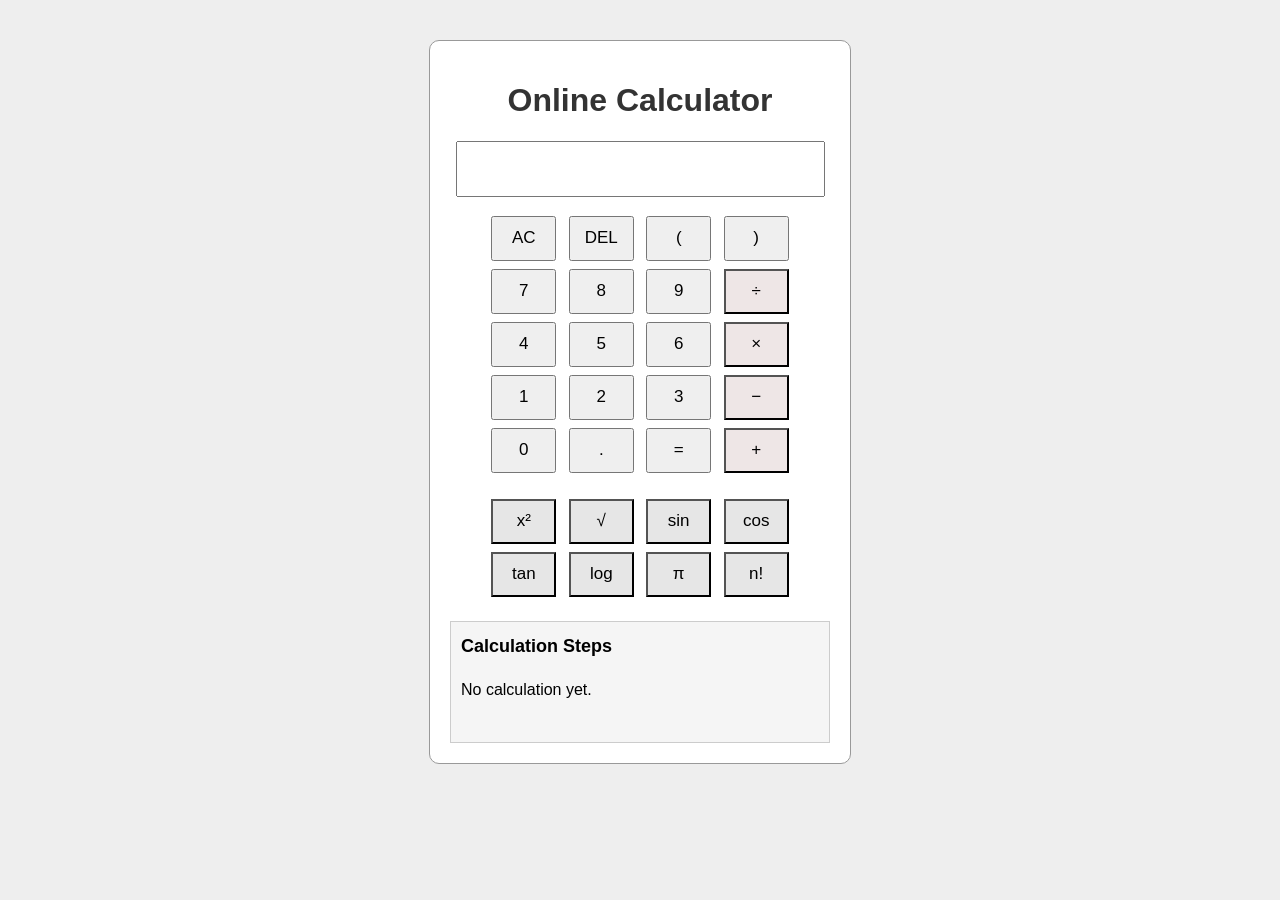
<file: web/ex_4/EX 4.HTML>
<!DOCTYPE html>
<html>

<head>

    <title>Online Calculator</title>

    <style>

        body {
            font-family: Arial;
            text-align: center;
            background-color: #eeeeee;
        }

        .calculator {
            width: 380px;
            margin: 40px auto;
            padding: 20px;
            background-color: white;
            border: 1px solid #999;
            border-radius: 10px;
        }

        h1 {
            color: #333;
        }

        #display {
            width: 95%;
            height: 50px;
            font-size: 22px;
            text-align: right;
            margin-bottom: 15px;
        }

        button {
            width: 65px;
            height: 45px;
            margin: 4px;
            font-size: 17px;
            cursor: pointer;
        }

        .operator {
            background-color: #eee6e6;
        }

        .scientific {
            background-color: #e6e6e6;
        }

        #steps {
            margin-top: 20px;
            padding: 10px;
            background-color: #f5f5f5;
            border: 1px solid #ccc;
            text-align: left;
            min-height: 100px;
            line-height: 1.6;
        }

        #steps b {
            font-size: 18px;
        }

    </style>

</head>


<body>


<div class="calculator">

    <h1>Online Calculator</h1>


    <!-- Display -->

    <input
        type="text"
        id="display"
        readonly
    >


    <br>


    <!-- Basic Buttons -->

    <button onclick="clearDisplay()">AC</button>

    <button onclick="deleteLast()">DEL</button>

    <button onclick="add('(')">(</button>

    <button onclick="add(')')">)</button>

    <br>


    <button onclick="add('7')">7</button>

    <button onclick="add('8')">8</button>

    <button onclick="add('9')">9</button>

    <button class="operator"
            onclick="add('/')">

        ÷

    </button>

    <br>


    <button onclick="add('4')">4</button>

    <button onclick="add('5')">5</button>

    <button onclick="add('6')">6</button>

    <button class="operator"
            onclick="add('*')">

        ×

    </button>

    <br>


    <button onclick="add('1')">1</button>

    <button onclick="add('2')">2</button>

    <button onclick="add('3')">3</button>

    <button class="operator"
            onclick="add('-')">

        −

    </button>

    <br>


    <button onclick="add('0')">0</button>

    <button onclick="add('.')">.</button>

    <button onclick="calculate()">=</button>

    <button class="operator"
            onclick="add('+')">

        +

    </button>


    <br>
    <br>


    <!-- Scientific -->

    <button class="scientific"
            onclick="square()">

        x²

    </button>


    <button class="scientific"
            onclick="squareRoot()">

        √

    </button>


    <button class="scientific"
            onclick="sinValue()">

        sin

    </button>


    <button class="scientific"
            onclick="cosValue()">

        cos

    </button>


    <br>


    <button class="scientific"
            onclick="tanValue()">

        tan

    </button>


    <button class="scientific"
            onclick="logValue()">

        log

    </button>


    <button class="scientific"
            onclick="piValue()">

        π

    </button>


    <button class="scientific"
            onclick="factorial()">

        n!

    </button>


    <!-- Steps -->

    <div id="steps">

        <b>Calculation Steps</b>

        <p id="explanation">
            No calculation yet.
        </p>

    </div>


</div>



<script>


/* =====================================
   VARIABLES
   ===================================== */

let display =
    document.getElementById("display");

let explanation =
    document.getElementById("explanation");



/* =====================================
   ADD VALUE
   ===================================== */

function add(value) {

    display.value += value;

}



/* =====================================
   CLEAR
   ===================================== */

function clearDisplay() {

    display.value = "";

    explanation.innerHTML =
        "No calculation yet.";

}



/* =====================================
   DELETE
   ===================================== */

function deleteLast() {

    display.value =
        display.value.slice(0, -1);

}



/* =====================================
   BASIC CALCULATION
   ===================================== */

function calculate() {

    let expression =
        display.value;


    try {

        /*
         * Convert symbols
         */

        let mathExpression =
            expression
                .replace(/×/g, "*")
                .replace(/÷/g, "/");


        /*
         * Check expression
         */

        if (mathExpression === "") {

            return;

        }


        /*
         * Generate steps
         */

        let steps =
            getCalculationSteps(
                mathExpression
            );


        /*
         * Calculate final answer
         */

        let result =
            eval(mathExpression);


        /*
         * Show result
         */

        display.value =
            result;


        /*
         * Show all steps
         */

        explanation.innerHTML =
            "<b>Expression:</b> "
            +
            expression
            +
            "<br><br>"
            +
            steps
            +
            "<br>"
            +
            "<b>Final Answer: "
            +
            result
            +
            "</b>";

    }

    catch {

        display.value = "";

        explanation.innerHTML =
            "Invalid expression.";

    }

}



/* =====================================
   CALCULATION STEPS
   ===================================== */

function getCalculationSteps(expression) {

    let steps = "";

    let stepNumber = 1;


    /*
     * Create a copy
     */

    let current =
        expression;


    /*
     * Brackets first
     */

    while (
        current.includes("(")
    ) {

        let start =
            current.lastIndexOf("(");


        let end =
            current.indexOf(
                ")",
                start
            );


        if (end === -1) {
            break;
        }


        let inside =
            current.substring(
                start + 1,
                end
            );


        let value =
            eval(inside);


        steps +=

            "Step "
            +
            stepNumber
            +
            ": "
            +
            inside
            +
            " = "
            +
            value
            +
            "<br>";


        stepNumber++;


        current =
            current.substring(
                0,
                start
            )
            +
            value
            +
            current.substring(
                end + 1
            );

    }


    /*
     * Multiplication and division
     */

    let regex =
        /(-?\d+(?:\.\d+)?)\s*([*/])\s*(-?\d+(?:\.\d+)?)/;


    while (
        regex.test(current)
    ) {

        let match =
            current.match(regex);


        let a =
            parseFloat(match[1]);


        let operator =
            match[2];


        let b =
            parseFloat(match[3]);


        let result;


        if (operator === "*") {

            result = a * b;

        }

        else {

            result = a / b;

        }


        let symbol =
            operator === "*"
            ? "×"
            : "÷";


        steps +=

            "Step "
            +
            stepNumber
            +
            ": "
            +
            a
            +
            " "
            +
            symbol
            +
            " "
            +
            b
            +
            " = "
            +
            result
            +
            "<br>";


        stepNumber++;


        current =
            current.replace(
                match[0],
                result
            );

    }


    /*
     * Addition and subtraction
     */

    let addRegex =
        /(-?\d+(?:\.\d+)?)\s*([+-])\s*(-?\d+(?:\.\d+)?)/;


    while (
        addRegex.test(current)
    ) {

        let match =
            current.match(addRegex);


        let a =
            parseFloat(match[1]);


        let operator =
            match[2];


        let b =
            parseFloat(match[3]);


        let result;


        if (operator === "+") {

            result = a + b;

        }

        else {

            result = a - b;

        }


        steps +=

            "Step "
            +
            stepNumber
            +
            ": "
            +
            a
            +
            " "
            +
            operator
            +
            " "
            +
            b
            +
            " = "
            +
            result
            +
            "<br>";


        stepNumber++;


        current =
            current.replace(
                match[0],
                result
            );

    }


    return steps;

}



/* =====================================
   SQUARE
   ===================================== */

function square() {

    let value =
        Number(display.value);


    if (isNaN(value)) {

        alert("Enter a number");

        return;

    }


    let result =
        value * value;


    display.value =
        result;


    explanation.innerHTML =

        "<b>Expression:</b> "
        +
        value
        +
        "²"
        +
        "<br><br>"

        +

        "Step 1: "
        +
        value
        +
        " × "
        +
        value
        +
        " = "
        +
        result
        +
        "<br><br>"

        +

        "<b>Final Answer: "
        +
        result
        +
        "</b>";

}



/* =====================================
   SQUARE ROOT
   ===================================== */

function squareRoot() {

    let value =
        Number(display.value);


    if (isNaN(value)) {

        alert("Enter a number");

        return;

    }


    let result =
        Math.sqrt(value);


    display.value =
        result;


    explanation.innerHTML =

        "<b>Expression:</b> √"
        +
        value
        +
        "<br><br>"

        +

        "Step 1: Find the square root of "
        +
        value
        +
        "<br>"

        +

        "Step 2: √"
        +
        value
        +
        " = "
        +
        result
        +
        "<br><br>"

        +

        "<b>Final Answer: "
        +
        result
        +
        "</b>";

}



/* =====================================
   SIN
   ===================================== */

function sinValue() {

    let value =
        Number(display.value);


    if (isNaN(value)) {

        alert("Enter a number");

        return;

    }


    let radians =
        value * Math.PI / 180;


    let result =
        Math.sin(radians);


    display.value =
        result.toFixed(4);


    explanation.innerHTML =

        "<b>Expression:</b> sin("
        +
        value
        +
        "°)"
        +
        "<br><br>"

        +

        "Step 1: Convert degrees to radians."
        +
        "<br>"

        +

        "Radians = "
        +
        value
        +
        " × π / 180"
        +
        "<br>"

        +

        "Radians = "
        +
        radians.toFixed(4)
        +
        "<br>"

        +

        "Step 2: sin("
        +
        radians.toFixed(4)
        +
        ")"
        +
        "<br>"

        +

        "Step 3: Result = "
        +
        result.toFixed(4)
        +
        "<br><br>"

        +

        "<b>Final Answer: "
        +
        result.toFixed(4)
        +
        "</b>";

}



/* =====================================
   COS
   ===================================== */

function cosValue() {

    let value =
        Number(display.value);


    if (isNaN(value)) {

        alert("Enter a number");

        return;

    }


    let radians =
        value * Math.PI / 180;


    let result =
        Math.cos(radians);


    display.value =
        result.toFixed(4);


    explanation.innerHTML =

        "<b>Expression:</b> cos("
        +
        value
        +
        "°)"
        +
        "<br><br>"

        +

        "Step 1: Convert degrees to radians."
        +
        "<br>"

        +

        "Radians = "
        +
        value
        +
        " × π / 180"
        +
        "<br>"

        +

        "Radians = "
        +
        radians.toFixed(4)
        +
        "<br>"

        +

        "Step 2: Calculate cosine."
        +
        "<br>"

        +

        "Step 3: Result = "
        +
        result.toFixed(4)
        +
        "<br><br>"

        +

        "<b>Final Answer: "
        +
        result.toFixed(4)
        +
        "</b>";

}



/* =====================================
   TAN
   ===================================== */

function tanValue() {

    let value =
        Number(display.value);


    if (isNaN(value)) {

        alert("Enter a number");

        return;

    }


    let radians =
        value * Math.PI / 180;


    let result =
        Math.tan(radians);


    display.value =
        result.toFixed(4);


    explanation.innerHTML =

        "<b>Expression:</b> tan("
        +
        value
        +
        "°)"
        +
        "<br><br>"

        +

        "Step 1: Convert degrees to radians."
        +
        "<br>"

        +

        "Radians = "
        +
        value
        +
        " × π / 180"
        +
        "<br>"

        +

        "Radians = "
        +
        radians.toFixed(4)
        +
        "<br>"

        +

        "Step 2: Calculate tangent."
        +
        "<br>"

        +

        "Step 3: Result = "
        +
        result.toFixed(4)
        +
        "<br><br>"

        +

        "<b>Final Answer: "
        +
        result.toFixed(4)
        +
        "</b>";

}



/* =====================================
   LOG
   ===================================== */

function logValue() {

    let value =
        Number(display.value);


    if (
        isNaN(value)
        ||
        value <= 0
    ) {

        alert(
            "Enter a positive number"
        );

        return;

    }


    let result =
        Math.log10(value);


    display.value =
        result;


    explanation.innerHTML =

        "<b>Expression:</b> log("
        +
        value
        +
        ")"
        +
        "<br><br>"

        +

        "Step 1: Find the base-10 logarithm."
        +
        "<br>"

        +

        "Step 2: log("
        +
        value
        +
        ") = "
        +
        result
        +
        "<br><br>"

        +

        "<b>Final Answer: "
        +
        result
        +
        "</b>";

}



/* =====================================
   PI
   ===================================== */

function piValue() {

    display.value =
        Math.PI;

    explanation.innerHTML =

        "<b>Expression:</b> π"
        +
        "<br><br>"

        +

        "Step 1: π is a mathematical constant."
        +
        "<br>"

        +

        "Step 2: π ≈ 3.141592653589793"
        +
        "<br><br>"

        +

        "<b>Final Answer: "
        +
        Math.PI
        +
        "</b>";

}



/* =====================================
   FACTORIAL
   ===================================== */

function factorial() {

    let value =
        Number(display.value);


    if (
        value < 0
        ||
        !Number.isInteger(value)
    ) {

        alert(
            "Enter a positive integer"
        );

        return;

    }


    let result = 1;

    let steps = "";


    for (
        let i = value;
        i >= 1;
        i--
    ) {

        result *= i;

        if (i > 1) {

            steps += i + " × ";

        }

        else {

            steps += i;

        }

    }


    display.value =
        result;


    explanation.innerHTML =

        "<b>Expression:</b> "
        +
        value
        +
        "!"
        +
        "<br><br>"

        +

        "Step 1: "
        +
        value
        +
        "! = "
        +
        steps
        +
        "<br>"

        +

        "Step 2: Result = "
        +
        result
        +
        "<br><br>"

        +

        "<b>Final Answer: "
        +
        result
        +
        "</b>";

}

</script>


</body>

</html>
</file>
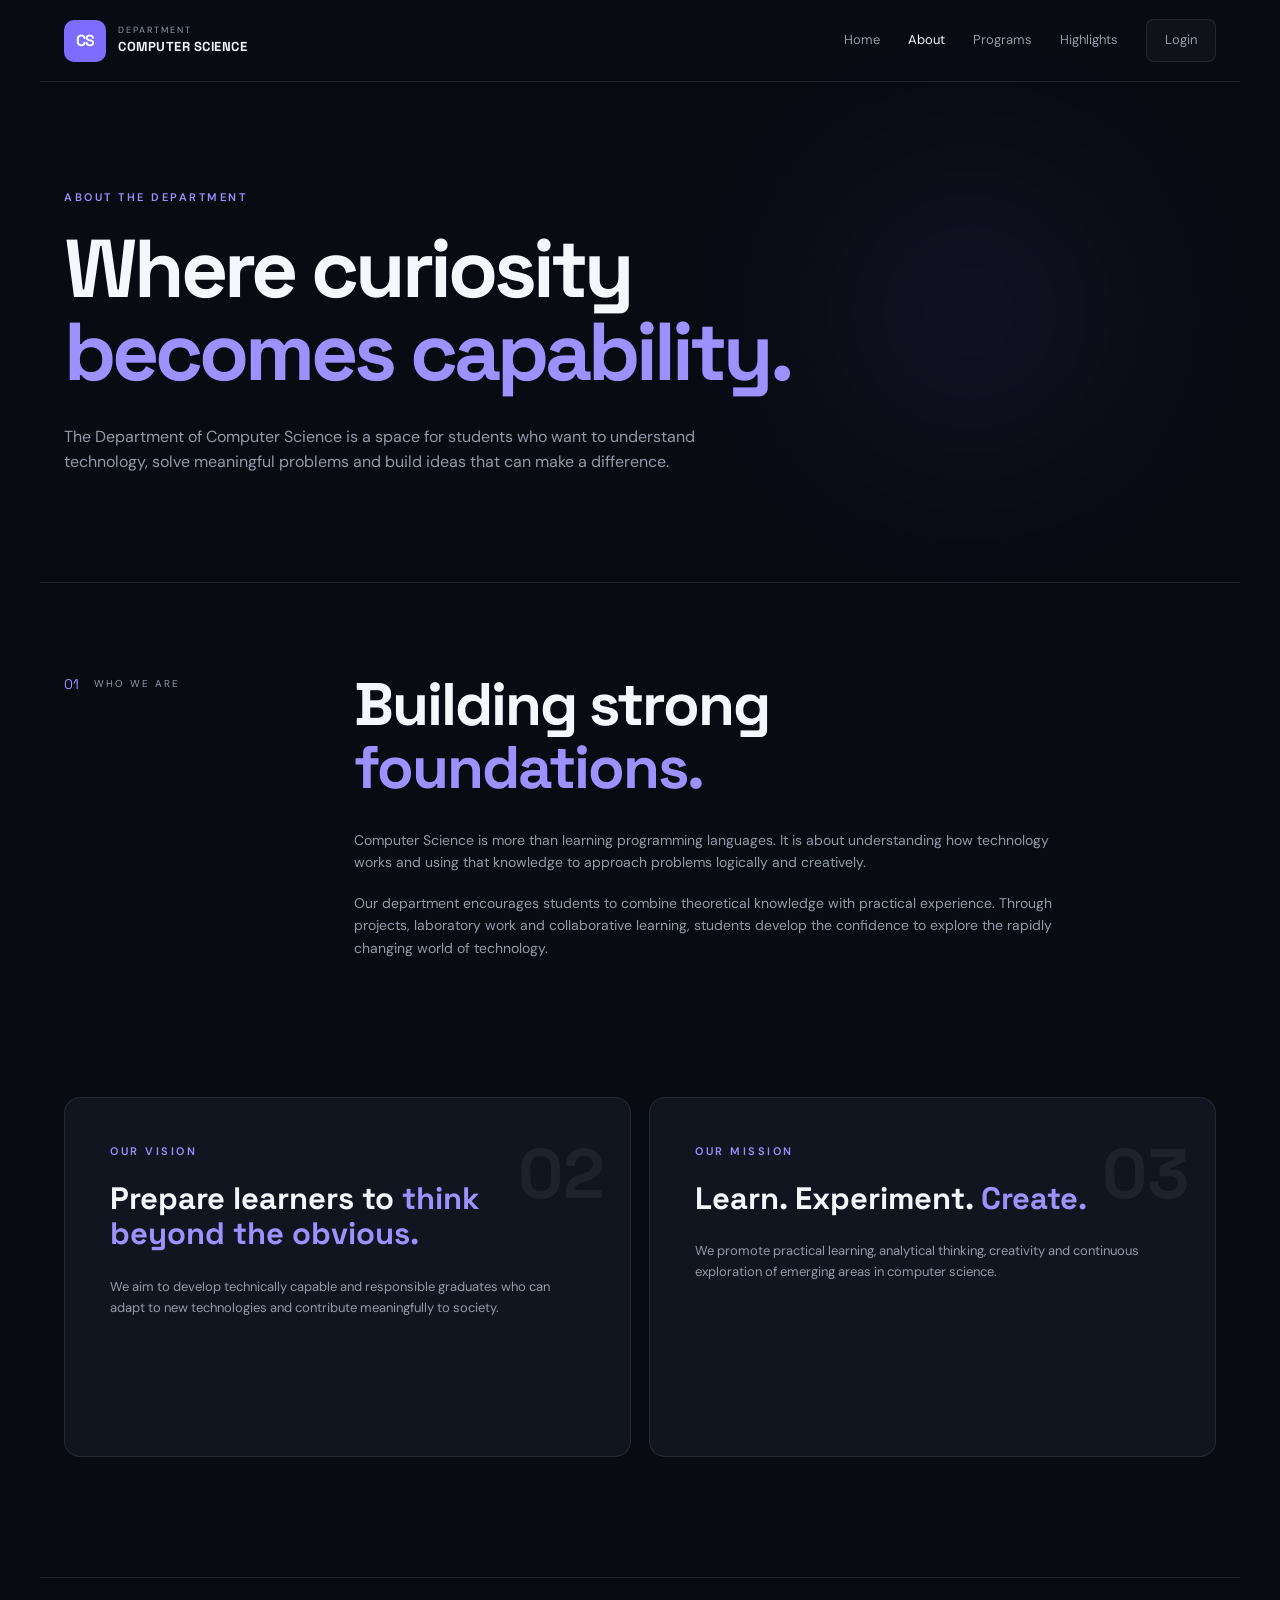
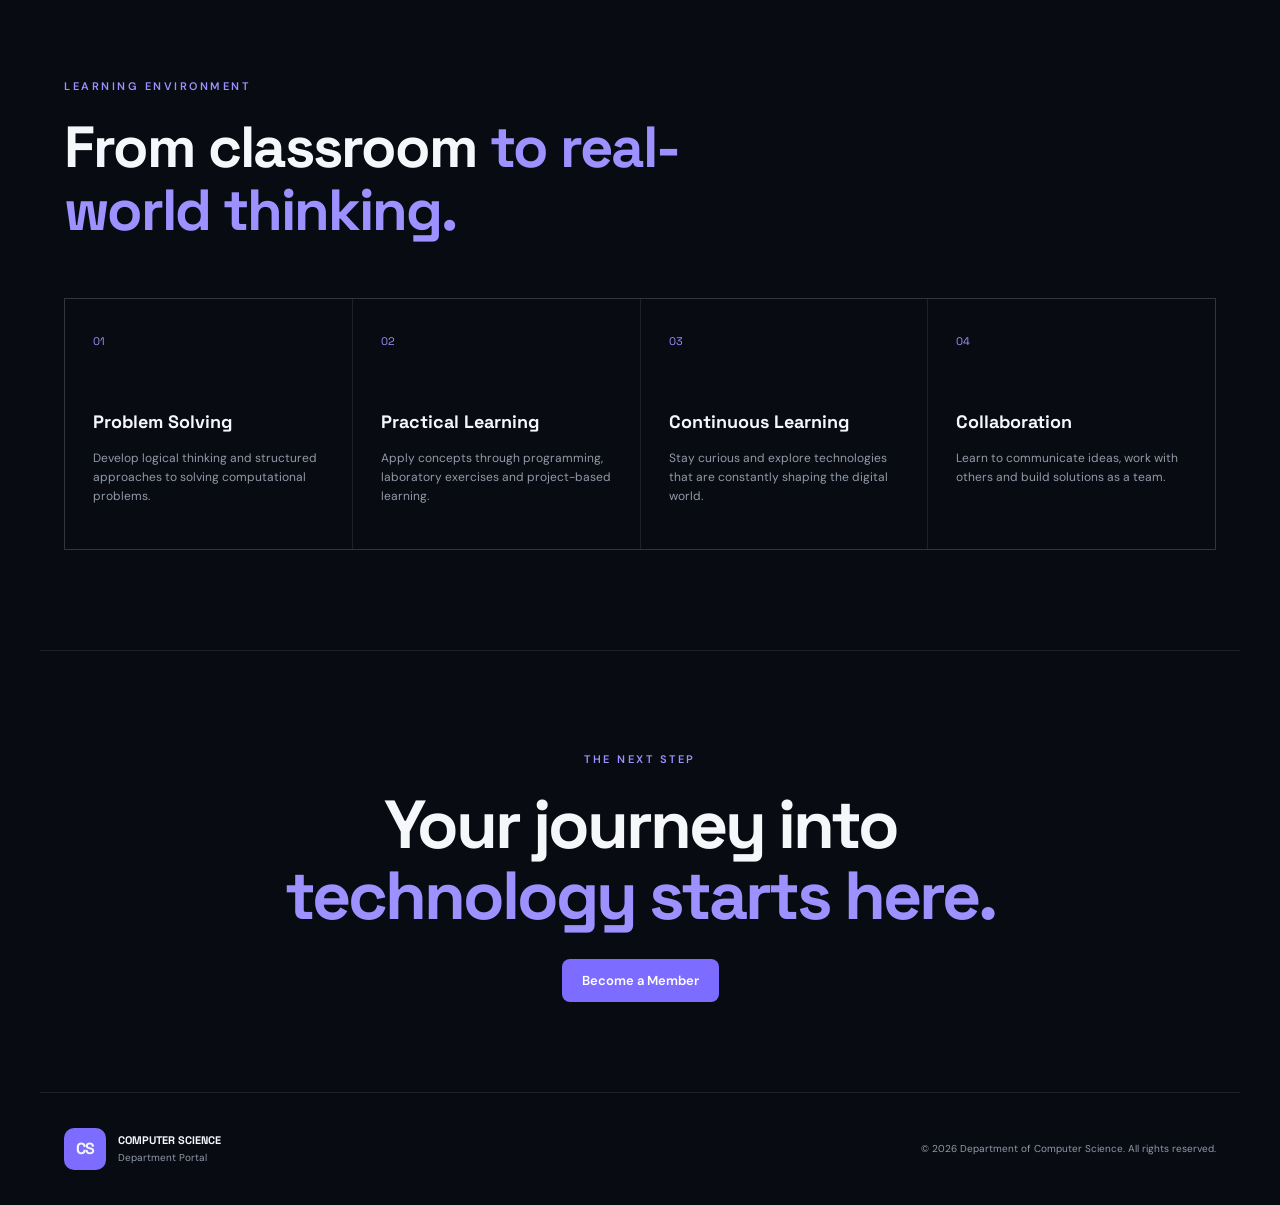
<file: web/ex_6/about.html>
<!DOCTYPE html>
<html lang="en">

<head>
    <meta charset="UTF-8">
    <meta name="viewport" content="width=device-width, initial-scale=1.0">

    <title>About | Department of Computer Science</title>

    <link rel="stylesheet" href="style.css">
</head>

<body>

    <!-- Navigation -->
    <header class="navbar">

        <div class="logo">
            <div class="logo-mark">CS</div>

            <div class="logo-text">
                <span>DEPARTMENT</span>
                <strong>COMPUTER SCIENCE</strong>
            </div>
        </div>

        <nav class="nav-links">
            <a href="index.html">Home</a>
            <a href="about.html" class="active">About</a>
            <a href="index.html#programs">Programs</a>
            <a href="index.html#highlights">Highlights</a>
            <a href="login.html" class="login-btn">Login</a>
        </nav>

    </header>


    <!-- About Hero -->
    <section class="about-hero">

        <div class="about-hero-content">

            <p class="eyebrow">ABOUT THE DEPARTMENT</p>

            <h1>
                Where curiosity
                <span>becomes capability.</span>
            </h1>

            <p>
                The Department of Computer Science is a space for
                students who want to understand technology,
                solve meaningful problems and build ideas that
                can make a difference.
            </p>

        </div>

    </section>


    <!-- Department Overview -->
    <section class="about-section">

        <div class="about-label">
            <span>01</span>
            <p>WHO WE ARE</p>
        </div>

        <div class="about-content">

            <h2>
                Building strong
                <span>foundations.</span>
            </h2>

            <p>
                Computer Science is more than learning programming
                languages. It is about understanding how technology
                works and using that knowledge to approach problems
                logically and creatively.
            </p>

            <p>
                Our department encourages students to combine
                theoretical knowledge with practical experience.
                Through projects, laboratory work and collaborative
                learning, students develop the confidence to explore
                the rapidly changing world of technology.
            </p>

        </div>

    </section>


    <!-- Vision Mission -->
    <section class="vision-section">

        <div class="vision-card">

            <div class="vision-number">02</div>

            <p class="eyebrow">OUR VISION</p>

            <h3>
                Prepare learners to
                <span>think beyond the obvious.</span>
            </h3>

            <p>
                We aim to develop technically capable and
                responsible graduates who can adapt to new
                technologies and contribute meaningfully to
                society.
            </p>

        </div>


        <div class="vision-card">

            <div class="vision-number">03</div>

            <p class="eyebrow">OUR MISSION</p>

            <h3>
                Learn. Experiment.
                <span>Create.</span>
            </h3>

            <p>
                We promote practical learning, analytical thinking,
                creativity and continuous exploration of emerging
                areas in computer science.
            </p>

        </div>

    </section>


    <!-- Learning Areas -->
    <section class="learning-section">

        <div class="section-heading">

            <p class="eyebrow">LEARNING ENVIRONMENT</p>

            <h2>
                From classroom
                <span>to real-world thinking.</span>
            </h2>

        </div>


        <div class="learning-grid">

            <div class="learning-item">
                <span>01</span>
                <h3>Problem Solving</h3>
                <p>
                    Develop logical thinking and structured approaches
                    to solving computational problems.
                </p>
            </div>

            <div class="learning-item">
                <span>02</span>
                <h3>Practical Learning</h3>
                <p>
                    Apply concepts through programming, laboratory
                    exercises and project-based learning.
                </p>
            </div>

            <div class="learning-item">
                <span>03</span>
                <h3>Continuous Learning</h3>
                <p>
                    Stay curious and explore technologies that are
                    constantly shaping the digital world.
                </p>
            </div>

            <div class="learning-item">
                <span>04</span>
                <h3>Collaboration</h3>
                <p>
                    Learn to communicate ideas, work with others and
                    build solutions as a team.
                </p>
            </div>

        </div>

    </section>


    <!-- Closing Section -->
    <section class="about-closing">

        <p class="eyebrow">THE NEXT STEP</p>

        <h2>
            Your journey into
            <span>technology starts here.</span>
        </h2>

        <a href="register.html" class="primary-btn">
            Become a Member
        </a>

    </section>


    <!-- Footer -->
    <footer>

        <div class="footer-brand">

            <div class="logo-mark">CS</div>

            <div>
                <strong>COMPUTER SCIENCE</strong>
                <span>Department Portal</span>
            </div>

        </div>

        <p>
            © 2026 Department of Computer Science. All rights reserved.
        </p>

    </footer>


    <script src="script.js"></script>

</body>

</html>
</file>
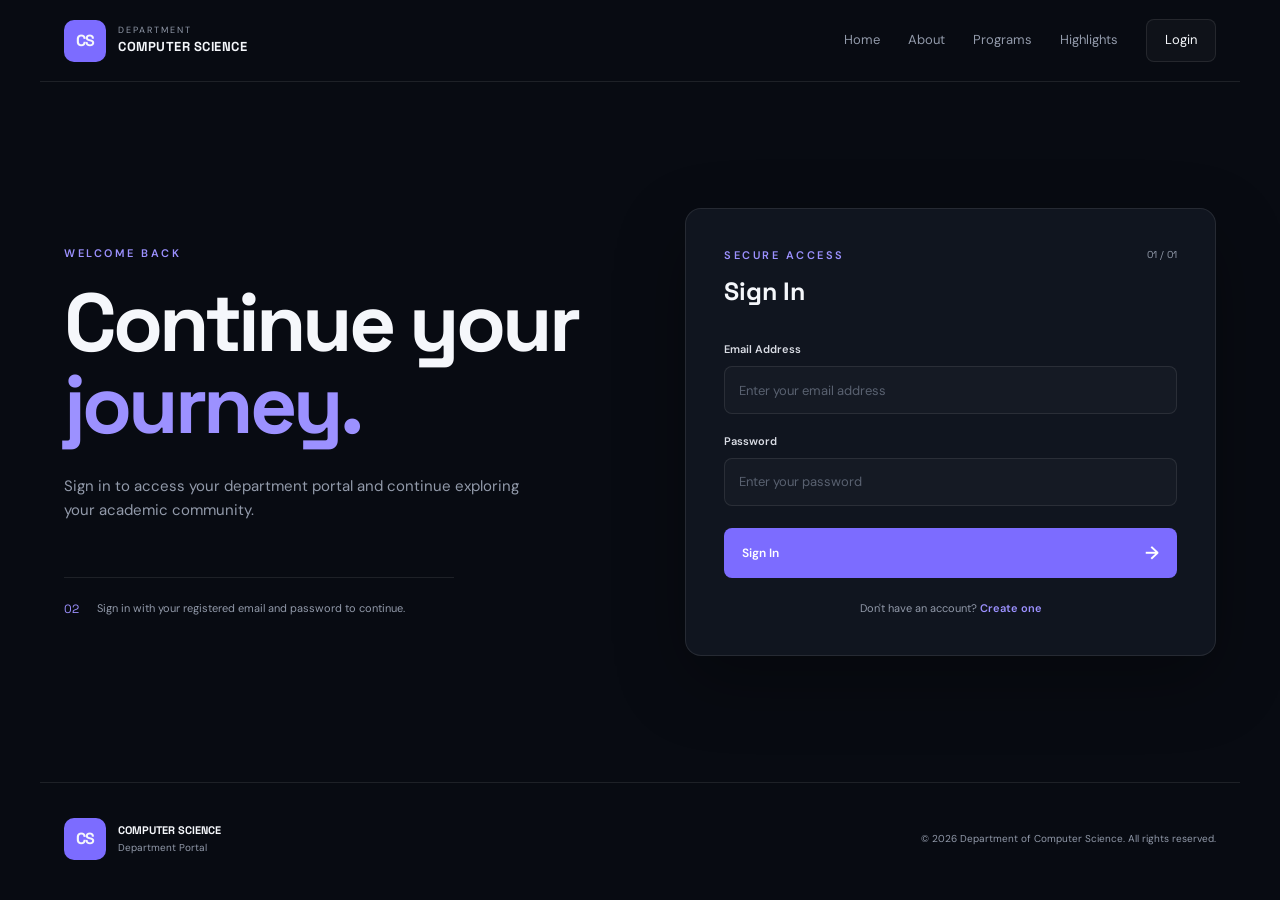
<file: web/ex_6/login.html>
<!DOCTYPE html>
<html lang="en">

<head>
    <meta charset="UTF-8">
    <meta name="viewport" content="width=device-width, initial-scale=1.0">

    <title>Login | Department of Computer Science</title>

    <link rel="stylesheet" href="style.css">
</head>

<body>

    <!-- Navigation -->
    <header class="navbar">

        <div class="logo">

            <div class="logo-mark">CS</div>

            <div class="logo-text">
                <span>DEPARTMENT</span>
                <strong>COMPUTER SCIENCE</strong>
            </div>

        </div>

        <nav class="nav-links">
            <a href="index.html">Home</a>
            <a href="about.html">About</a>
            <a href="index.html#programs">Programs</a>
            <a href="index.html#highlights">Highlights</a>
            <a href="login.html" class="active login-btn">Login</a>
        </nav>

    </header>


    <!-- Login Section -->

    <main class="auth-page">

        <!-- Introduction -->

        <div class="auth-intro">

            <p class="eyebrow">WELCOME BACK</p>

            <h1>
                Continue your
                <span>journey.</span>
            </h1>

            <p>
                Sign in to access your department portal
                and continue exploring your academic community.
            </p>

            <div class="auth-note">

                <span>02</span>

                <p>
                    Sign in with your registered email and password
                    to continue.
                </p>

            </div>

        </div>


        <!-- Login Card -->

        <div class="auth-card">

            <div class="auth-card-header">

                <div>

                    <p class="eyebrow">SECURE ACCESS</p>

                    <h2>Sign In</h2>

                </div>

                <span class="form-step">01 / 01</span>

            </div>


            <form action="login.php" method="POST" id="loginForm">

                <div class="input-group">

                    <label for="loginEmail">
                        Email Address
                    </label>

                    <input
                        type="email"
                        id="loginEmail"
                        name="email"
                        placeholder="Enter your email address"
                        autocomplete="email"
                        required
                    >

                    <small
                        class="error-message"
                        id="loginEmailError">
                    </small>

                </div>


                <div class="input-group">

                    <label for="loginPassword">
                        Password
                    </label>

                    <input
                        type="password"
                        id="loginPassword"
                        name="password"
                        placeholder="Enter your password"
                        autocomplete="current-password"
                        required
                    >

                    <small
                        class="error-message"
                        id="loginPasswordError">
                    </small>

                </div>


                <button type="submit" class="auth-submit">

                    Sign In

                    <span>→</span>

                </button>


                <p class="auth-switch">
                    Don't have an account?
                    <a href="register.html">Create one</a>
                </p>

            </form>

        </div>

    </main>


    <!-- Footer -->

    <footer>

        <div class="footer-brand">

            <div class="logo-mark">CS</div>

            <div>
                <strong>COMPUTER SCIENCE</strong>
                <span>Department Portal</span>
            </div>

        </div>

        <p>
            © 2026 Department of Computer Science.
            All rights reserved.
        </p>

    </footer>


    <script src="script.js"></script>

</body>

</html>
</file>
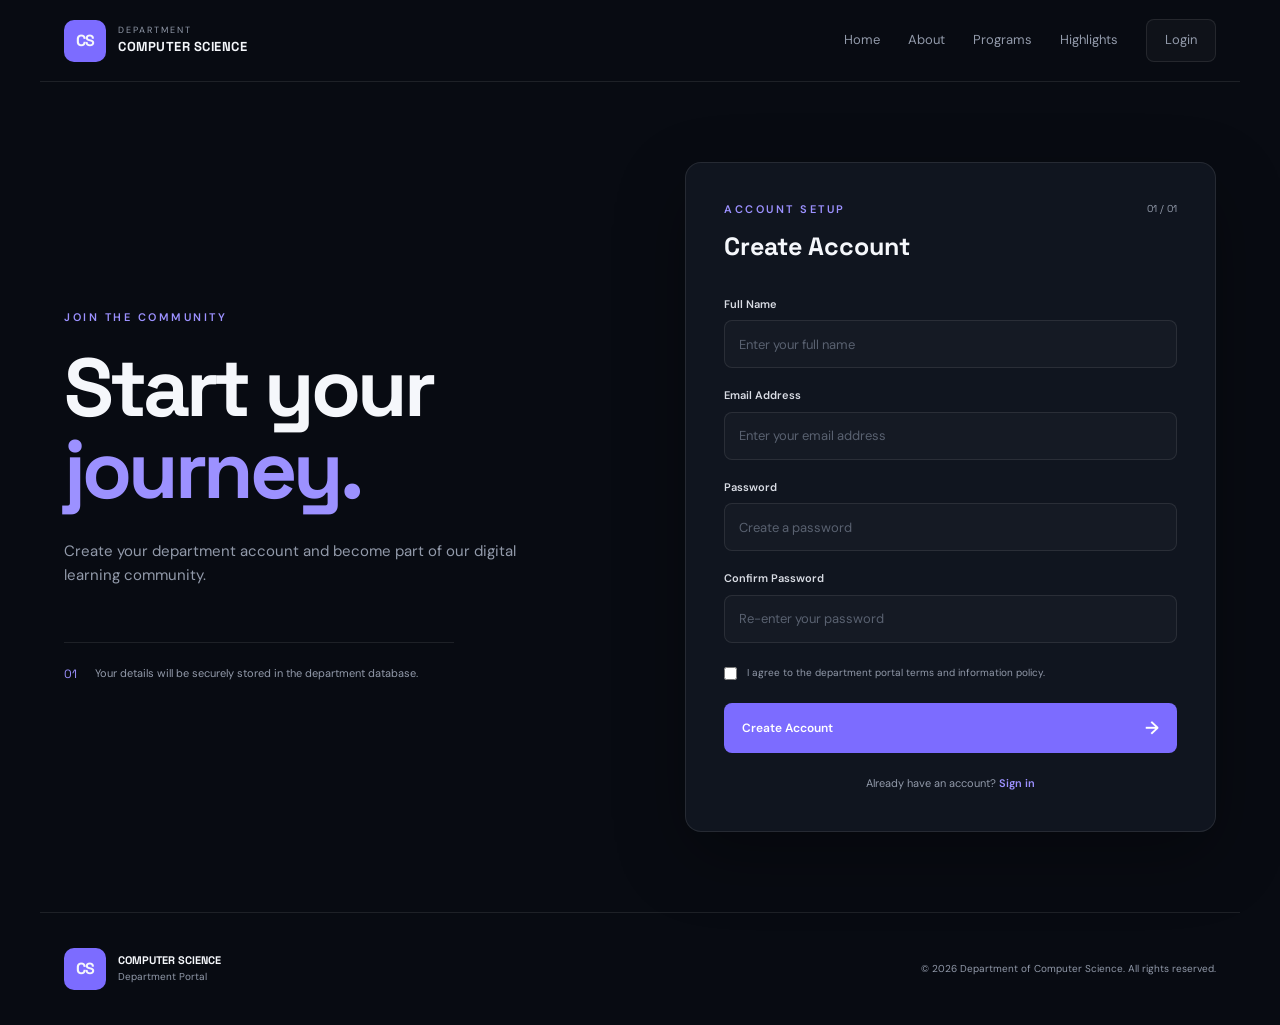
<file: web/ex_6/register.html>
<!DOCTYPE html>
<html lang="en">

<head>
    <meta charset="UTF-8">
    <meta name="viewport" content="width=device-width, initial-scale=1.0">

    <title>Register | Computer Science Department</title>

    <link rel="stylesheet" href="style.css">
</head>

<body>

    <!-- Navigation -->
    <header class="navbar">

        <div class="logo">

            <div class="logo-mark">CS</div>

            <div class="logo-text">
                <span>DEPARTMENT</span>
                <strong>COMPUTER SCIENCE</strong>
            </div>

        </div>

        <nav class="nav-links">
            <a href="index.html">Home</a>
            <a href="about.html">About</a>
            <a href="index.html#programs">Programs</a>
            <a href="index.html#highlights">Highlights</a>
            <a href="login.html" class="login-btn">Login</a>
        </nav>

    </header>


    <!-- Registration Page -->

    <main class="auth-page">

        <div class="auth-intro">

            <p class="eyebrow">JOIN THE COMMUNITY</p>

            <h1>
                Start your
                <span>journey.</span>
            </h1>

            <p>
                Create your department account and become
                part of our digital learning community.
            </p>

            <div class="auth-note">
                <span>01</span>
                <p>
                    Your details will be securely stored
                    in the department database.
                </p>
            </div>

        </div>


        <!-- Registration Form -->

        <div class="auth-card">

            <div class="auth-card-header">

                <div>
                    <p class="eyebrow">ACCOUNT SETUP</p>
                    <h2>Create Account</h2>
                </div>

                <span class="form-step">01 / 01</span>

            </div>


            <form id="registerForm" action="register.php" method="POST">

                <div class="input-group">

                    <label for="name">
                        Full Name
                    </label>

                    <input
                        type="text"
                        id="name"
                        name="name"
                        placeholder="Enter your full name"
                        autocomplete="name"
                    >

                    <small class="error-message" id="nameError"></small>

                </div>


                <div class="input-group">

                    <label for="email">
                        Email Address
                    </label>

                    <input
                        type="email"
                        id="email"
                        name="email"
                        placeholder="Enter your email address"
                        autocomplete="email"
                    >

                    <small class="error-message" id="emailError"></small>

                </div>


                <div class="input-group">

                    <label for="password">
                        Password
                    </label>

                    <input
                        type="password"
                        id="password"
                        name="password"
                        placeholder="Create a password"
                        autocomplete="new-password"
                    >

                    <small class="error-message" id="passwordError"></small>

                </div>


                <div class="input-group">

                    <label for="confirmPassword">
                        Confirm Password
                    </label>

                    <input
                        type="password"
                        id="confirmPassword"
                        name="confirmPassword"
                        placeholder="Re-enter your password"
                        autocomplete="new-password"
                    >

                    <small class="error-message" id="confirmPasswordError"></small>

                </div>


                <label class="terms">

                    <input
                        type="checkbox"
                        id="terms"
                    >

                    <span>
                        I agree to the department portal terms
                        and information policy.
                    </span>

                </label>

                <small class="error-message" id="termsError"></small>


                <button type="submit" class="auth-submit">
                    Create Account
                    <span>→</span>
                </button>


                <p class="auth-switch">
                    Already have an account?
                    <a href="login.html">Sign in</a>
                </p>

            </form>

        </div>

    </main>


    <!-- Footer -->

    <footer>

        <div class="footer-brand">

            <div class="logo-mark">CS</div>

            <div>
                <strong>COMPUTER SCIENCE</strong>
                <span>Department Portal</span>
            </div>

        </div>

        <p>
            © 2026 Department of Computer Science.
            All rights reserved.
        </p>

    </footer>


    <script src="script.js"></script>

</body>

</html>
</file>
<file: style.css>
* {
  margin: 0;
  padding: 0;
  box-sizing: border-box;
}

:root {
  --bg: #070912;
  --panel: rgba(17, 22, 38, 0.72);
  --border: rgba(255, 255, 255, 0.10);
  --text: #f7f8ff;
  --muted: #9ca5bd;
}

body {
  min-height: 100vh;
  font-family: "Inter", Arial, sans-serif;
  color: var(--text);
  background:
    radial-gradient(circle at 15% 15%, rgba(77, 76, 255, .13), transparent 28%),
    radial-gradient(circle at 85% 25%, rgba(255, 45, 146, .10), transparent 28%),
    radial-gradient(circle at 50% 100%, rgba(0, 230, 190, .08), transparent 30%),
    var(--bg);
  overflow-x: hidden;
}

.background-glow {
  position: fixed;
  width: 280px;
  height: 280px;
  border-radius: 50%;
  filter: blur(90px);
  opacity: .16;
  pointer-events: none;
}

.glow-one { background: #5146ff; top: -100px; left: -80px; }
.glow-two { background: #ff2d92; right: -100px; top: 35%; }
.glow-three { background: #00d9c0; left: 35%; bottom: -160px; }

.dashboard {
  width: min(1400px, 94%);
  margin: auto;
  padding: 42px 0 60px;
  position: relative;
  z-index: 1;
}

.topbar {
  display: flex;
  align-items: center;
  justify-content: space-between;
  margin-bottom: 34px;
}

.eyebrow {
  display: inline-flex;
  align-items: center;
  gap: 8px;
  color: #9ca7ff;
  font-size: 12px;
  font-weight: 800;
  letter-spacing: 2px;
  margin-bottom: 8px;
}

h1 {
  font-size: clamp(36px, 5vw, 58px);
  line-height: 1;
  letter-spacing: -2px;
  font-weight: 800;
  background: linear-gradient(90deg, #ffffff, #aeb5ff 55%, #ff8bc4);
  -webkit-background-clip: text;
  -webkit-text-fill-color: transparent;
}

.topbar-badge {
  display: flex;
  align-items: center;
  gap: 9px;
  padding: 11px 16px;
  border: 1px solid var(--border);
  border-radius: 999px;
  background: rgba(255,255,255,.045);
  color: #dce1f3;
  font-size: 13px;
  font-weight: 700;
  backdrop-filter: blur(16px);
}

.status-dot {
  width: 8px;
  height: 8px;
  border-radius: 50%;
  background: #45f3c0;
  box-shadow: 0 0 14px #45f3c0;
}

.exercise-grid {
  display: grid;
  grid-template-columns: repeat(2, minmax(0, 1fr));
  gap: 18px;
}

.exercise-card {
  --accent: #6d63ff;
  --accent2: #a38cff;

  position: relative;
  min-height: 230px;
  padding: 24px;
  border-radius: 24px;
  text-decoration: none;
  color: var(--text);
  background:
    linear-gradient(145deg, rgba(255,255,255,.075), rgba(255,255,255,.018)),
    var(--panel);
  border: 1px solid var(--border);
  box-shadow: 0 15px 45px rgba(0,0,0,.25);
  overflow: hidden;
  isolation: isolate;
  backdrop-filter: blur(18px);
  transition: transform .3s ease, border-color .3s ease, box-shadow .3s ease;
}

.exercise-card::before {
  content: "";
  position: absolute;
  width: 170px;
  height: 170px;
  right: -65px;
  top: -75px;
  border-radius: 50%;
  background: var(--accent);
  filter: blur(48px);
  opacity: .24;
  z-index: -1;
  transition: transform .35s ease, opacity .35s ease;
}

.exercise-card::after {
  content: "";
  position: absolute;
  left: 24px;
  right: 24px;
  bottom: 0;
  height: 2px;
  border-radius: 5px;
  background: linear-gradient(90deg, var(--accent), var(--accent2));
  opacity: .75;
}

.exercise-card:hover {
  transform: translateY(-7px);
  border-color: color-mix(in srgb, var(--accent) 55%, white 10%);
  box-shadow: 0 22px 60px rgba(0,0,0,.42), 0 0 28px color-mix(in srgb, var(--accent) 20%, transparent);
}

.exercise-card:hover::before {
  transform: scale(1.35);
  opacity: .36;
}

.card-top {
  display: flex;
  justify-content: space-between;
  align-items: center;
  margin-bottom: 28px;
}

.exercise-number {
  font-size: 13px;
  font-weight: 800;
  color: #c5cbe0;
  letter-spacing: 1.5px;
}

.card-icon {
  width: 52px;
  height: 52px;
  display: grid;
  place-items: center;
  border-radius: 16px;
  color: white;
  font-size: 21px;
  background: linear-gradient(145deg, color-mix(in srgb, var(--accent) 90%, white 5%), color-mix(in srgb, var(--accent2) 80%, black 10%));
  box-shadow: 0 8px 24px color-mix(in srgb, var(--accent) 28%, transparent);
}

h2 {
  font-size: clamp(20px, 2vw, 25px);
  margin-bottom: 10px;
  letter-spacing: -.5px;
}

.exercise-card p {
  color: var(--muted);
  font-size: 14px;
  line-height: 1.65;
  max-width: 520px;
}

.card-footer {
  position: absolute;
  left: 24px;
  right: 24px;
  bottom: 20px;
  display: flex;
  align-items: center;
  justify-content: space-between;
  color: #dce1f5;
  font-size: 11px;
  font-weight: 800;
  letter-spacing: 1px;
  text-transform: uppercase;
}

.card-footer i {
  color: var(--accent2);
  transition: transform .25s ease;
}

.exercise-card:hover .card-footer i {
  transform: translateX(5px);
}

/* Individual card colours */
.card-blue   { --accent: #4d7cff; --accent2: #6ee7ff; }
.card-pink   { --accent: #ff3f9f; --accent2: #ff8bc7; }
.card-purple { --accent: #8b5cf6; --accent2: #c084fc; }
.card-orange { --accent: #ff7a3d; --accent2: #ffc15a; }
.card-green  { --accent: #19c98b; --accent2: #67f5c1; }
.card-cyan   { --accent: #00bcd4; --accent2: #63e6ff; }
.card-red    { --accent: #ff4d6d; --accent2: #ff8a9d; }
.card-violet { --accent: #9b5cff; --accent2: #d49aff; }
.card-yellow { --accent: #e9b949; --accent2: #ffe28a; }
.card-teal   { --accent: #10b8a5; --accent2: #65f4e5; }

@media (max-width: 850px) {
  .exercise-grid {
    grid-template-columns: 1fr;
  }

  .topbar {
    align-items: flex-start;
    gap: 20px;
  }
}

@media (max-width: 520px) {
  .dashboard {
    width: 92%;
    padding-top: 28px;
  }

  .topbar {
    display: block;
  }

  .topbar-badge {
    width: fit-content;
    margin-top: 18px;
  }

  .exercise-card {
    min-height: 225px;
    padding: 20px;
  }

  .card-footer {
    left: 20px;
    right: 20px;
  }
}
</file>
<file: web/dashboard/style.css>
* {
  margin: 0;
  padding: 0;
  box-sizing: border-box;
}

:root {
  --bg: #070912;
  --panel: rgba(17, 22, 38, 0.72);
  --border: rgba(255, 255, 255, 0.10);
  --text: #f7f8ff;
  --muted: #9ca5bd;
}

body {
  min-height: 100vh;
  font-family: "Inter", Arial, sans-serif;
  color: var(--text);
  background:
    radial-gradient(circle at 15% 15%, rgba(77, 76, 255, .13), transparent 28%),
    radial-gradient(circle at 85% 25%, rgba(255, 45, 146, .10), transparent 28%),
    radial-gradient(circle at 50% 100%, rgba(0, 230, 190, .08), transparent 30%),
    var(--bg);
  overflow-x: hidden;
}

.background-glow {
  position: fixed;
  width: 280px;
  height: 280px;
  border-radius: 50%;
  filter: blur(90px);
  opacity: .16;
  pointer-events: none;
}

.glow-one { background: #5146ff; top: -100px; left: -80px; }
.glow-two { background: #ff2d92; right: -100px; top: 35%; }
.glow-three { background: #00d9c0; left: 35%; bottom: -160px; }

.dashboard {
  width: min(1400px, 94%);
  margin: auto;
  padding: 42px 0 60px;
  position: relative;
  z-index: 1;
}

.topbar {
  display: flex;
  align-items: center;
  justify-content: space-between;
  margin-bottom: 34px;
}

.eyebrow {
  display: inline-flex;
  align-items: center;
  gap: 8px;
  color: #9ca7ff;
  font-size: 12px;
  font-weight: 800;
  letter-spacing: 2px;
  margin-bottom: 8px;
}

h1 {
  font-size: clamp(36px, 5vw, 58px);
  line-height: 1;
  letter-spacing: -2px;
  font-weight: 800;
  background: linear-gradient(90deg, #ffffff, #aeb5ff 55%, #ff8bc4);
  -webkit-background-clip: text;
  -webkit-text-fill-color: transparent;
}

.topbar-badge {
  display: flex;
  align-items: center;
  gap: 9px;
  padding: 11px 16px;
  border: 1px solid var(--border);
  border-radius: 999px;
  background: rgba(255,255,255,.045);
  color: #dce1f3;
  font-size: 13px;
  font-weight: 700;
  backdrop-filter: blur(16px);
}

.status-dot {
  width: 8px;
  height: 8px;
  border-radius: 50%;
  background: #45f3c0;
  box-shadow: 0 0 14px #45f3c0;
}

.exercise-grid {
  display: grid;
  grid-template-columns: repeat(2, minmax(0, 1fr));
  gap: 18px;
}

.exercise-card {
  --accent: #6d63ff;
  --accent2: #a38cff;

  position: relative;
  min-height: 230px;
  padding: 24px;
  border-radius: 24px;
  text-decoration: none;
  color: var(--text);
  background:
    linear-gradient(145deg, rgba(255,255,255,.075), rgba(255,255,255,.018)),
    var(--panel);
  border: 1px solid var(--border);
  box-shadow: 0 15px 45px rgba(0,0,0,.25);
  overflow: hidden;
  isolation: isolate;
  backdrop-filter: blur(18px);
  transition: transform .3s ease, border-color .3s ease, box-shadow .3s ease;
}

.exercise-card::before {
  content: "";
  position: absolute;
  width: 170px;
  height: 170px;
  right: -65px;
  top: -75px;
  border-radius: 50%;
  background: var(--accent);
  filter: blur(48px);
  opacity: .24;
  z-index: -1;
  transition: transform .35s ease, opacity .35s ease;
}

.exercise-card::after {
  content: "";
  position: absolute;
  left: 24px;
  right: 24px;
  bottom: 0;
  height: 2px;
  border-radius: 5px;
  background: linear-gradient(90deg, var(--accent), var(--accent2));
  opacity: .75;
}

.exercise-card:hover {
  transform: translateY(-7px);
  border-color: color-mix(in srgb, var(--accent) 55%, white 10%);
  box-shadow: 0 22px 60px rgba(0,0,0,.42), 0 0 28px color-mix(in srgb, var(--accent) 20%, transparent);
}

.exercise-card:hover::before {
  transform: scale(1.35);
  opacity: .36;
}

.card-top {
  display: flex;
  justify-content: space-between;
  align-items: center;
  margin-bottom: 28px;
}

.exercise-number {
  font-size: 13px;
  font-weight: 800;
  color: #c5cbe0;
  letter-spacing: 1.5px;
}

.card-icon {
  width: 52px;
  height: 52px;
  display: grid;
  place-items: center;
  border-radius: 16px;
  color: white;
  font-size: 21px;
  background: linear-gradient(145deg, color-mix(in srgb, var(--accent) 90%, white 5%), color-mix(in srgb, var(--accent2) 80%, black 10%));
  box-shadow: 0 8px 24px color-mix(in srgb, var(--accent) 28%, transparent);
}

h2 {
  font-size: clamp(20px, 2vw, 25px);
  margin-bottom: 10px;
  letter-spacing: -.5px;
}

.exercise-card p {
  color: var(--muted);
  font-size: 14px;
  line-height: 1.65;
  max-width: 520px;
}

.card-footer {
  position: absolute;
  left: 24px;
  right: 24px;
  bottom: 20px;
  display: flex;
  align-items: center;
  justify-content: space-between;
  color: #dce1f5;
  font-size: 11px;
  font-weight: 800;
  letter-spacing: 1px;
  text-transform: uppercase;
}

.card-footer i {
  color: var(--accent2);
  transition: transform .25s ease;
}

.exercise-card:hover .card-footer i {
  transform: translateX(5px);
}

/* Individual card colours */
.card-blue   { --accent: #4d7cff; --accent2: #6ee7ff; }
.card-pink   { --accent: #ff3f9f; --accent2: #ff8bc7; }
.card-purple { --accent: #8b5cf6; --accent2: #c084fc; }
.card-orange { --accent: #ff7a3d; --accent2: #ffc15a; }
.card-green  { --accent: #19c98b; --accent2: #67f5c1; }
.card-cyan   { --accent: #00bcd4; --accent2: #63e6ff; }
.card-red    { --accent: #ff4d6d; --accent2: #ff8a9d; }
.card-violet { --accent: #9b5cff; --accent2: #d49aff; }
.card-yellow { --accent: #e9b949; --accent2: #ffe28a; }
.card-teal   { --accent: #10b8a5; --accent2: #65f4e5; }

@media (max-width: 850px) {
  .exercise-grid {
    grid-template-columns: 1fr;
  }

  .topbar {
    align-items: flex-start;
    gap: 20px;
  }
}

@media (max-width: 520px) {
  .dashboard {
    width: 92%;
    padding-top: 28px;
  }

  .topbar {
    display: block;
  }

  .topbar-badge {
    width: fit-content;
    margin-top: 18px;
  }

  .exercise-card {
    min-height: 225px;
    padding: 20px;
  }

  .card-footer {
    left: 20px;
    right: 20px;
  }
}
</file>
<file: web/ex_6/style.css>
/* =========================================
   COMPUTER SCIENCE DEPARTMENT
   Main Website Styles
   ========================================= */

@import url('https://fonts.googleapis.com/css2?family=DM+Sans:wght@400;500;600;700&family=Space+Grotesk:wght@400;500;600;700&display=swap');


/* =========================================
   ROOT VARIABLES
   ========================================= */

:root {
    --background: #080b12;
    --surface: #10151f;
    --surface-light: #161d29;

    --text: #f5f7fb;
    --muted: #929aaa;

    --accent: #7c6cff;
    --accent-light: #9c91ff;

    --border: rgba(255, 255, 255, 0.09);

    --max-width: 1200px;
}


/* =========================================
   RESET
   ========================================= */

* {
    margin: 0;
    padding: 0;
    box-sizing: border-box;
}

html {
    scroll-behavior: smooth;
}

body {
    background: var(--background);
    color: var(--text);

    font-family: "DM Sans", sans-serif;

    line-height: 1.6;

    overflow-x: hidden;
}

a {
    color: inherit;
    text-decoration: none;
}


/* =========================================
   NAVIGATION
   ========================================= */

.navbar {
    width: 100%;
    max-width: var(--max-width);

    margin: auto;

    height: 82px;

    display: flex;
    align-items: center;
    justify-content: space-between;

    padding: 0 24px;

    border-bottom: 1px solid var(--border);
}


/* Logo */

.logo {
    display: flex;
    align-items: center;
    gap: 12px;
}

.logo-mark {
    width: 42px;
    height: 42px;

    display: flex;
    align-items: center;
    justify-content: center;

    background: var(--accent);

    border-radius: 10px;

    font-family: "Space Grotesk", sans-serif;

    font-weight: 700;

    letter-spacing: -1px;
}

.logo-text {
    display: flex;
    flex-direction: column;
}

.logo-text span {
    font-size: 9px;

    color: var(--muted);

    letter-spacing: 2px;
}

.logo-text strong {
    font-family: "Space Grotesk", sans-serif;

    font-size: 13px;

    letter-spacing: 0.5px;
}


/* Navigation Links */

.nav-links {
    display: flex;
    align-items: center;

    gap: 28px;
}

.nav-links a {
    color: var(--muted);

    font-size: 13px;

    transition: 0.3s ease;
}

.nav-links a:hover,
.nav-links a.active {
    color: var(--text);
}

.login-btn {
    padding: 10px 18px;

    border: 1px solid var(--border);

    border-radius: 8px;

    background: rgba(255, 255, 255, 0.03);
}

.login-btn:hover {
    background: var(--accent);
    border-color: var(--accent);
}


/* =========================================
   HERO
   ========================================= */

.hero {
    max-width: var(--max-width);

    min-height: 650px;

    margin: auto;

    padding: 80px 24px;

    display: grid;

    grid-template-columns: 1fr 1fr;

    align-items: center;

    gap: 60px;
}


/* Hero Content */

.hero-content {
    position: relative;
    z-index: 2;
}

.eyebrow {
    color: var(--accent-light);

    font-size: 11px;

    font-weight: 600;

    letter-spacing: 2.5px;

    margin-bottom: 20px;
}

.hero h1 {
    font-family: "Space Grotesk", sans-serif;

    font-size: clamp(48px, 6vw, 78px);

    line-height: 1.02;

    letter-spacing: -4px;

    max-width: 700px;
}

.hero h1 span {
    display: block;

    color: var(--accent-light);
}

.hero-description {
    color: var(--muted);

    max-width: 520px;

    margin-top: 26px;

    font-size: 16px;
}


/* Hero Buttons */

.hero-buttons {
    display: flex;

    gap: 14px;

    margin-top: 35px;
}

.primary-btn,
.secondary-btn {
    padding: 13px 20px;

    border-radius: 8px;

    font-size: 13px;

    font-weight: 600;

    transition: 0.3s ease;
}

.primary-btn {
    background: var(--accent);

    color: white;
}

.primary-btn:hover {
    background: var(--accent-light);

    transform: translateY(-2px);
}

.secondary-btn {
    border: 1px solid var(--border);

    color: var(--text);
}

.secondary-btn:hover {
    background: var(--surface);
}


/* =========================================
   HERO VISUAL
   ========================================= */

.hero-visual {
    height: 450px;

    position: relative;

    display: flex;

    justify-content: center;

    align-items: center;
}


/* Glow */

.hero-visual::before {
    content: "";

    position: absolute;

    width: 330px;
    height: 330px;

    background: var(--accent);

    opacity: 0.12;

    filter: blur(100px);

    border-radius: 50%;
}


/* Orbit */

.orbit {
    position: absolute;

    border: 1px solid rgba(124, 108, 255, 0.2);

    border-radius: 50%;
}

.orbit-one {
    width: 420px;
    height: 420px;

    transform: rotate(20deg);
}

.orbit-two {
    width: 330px;
    height: 330px;

    transform: rotate(-20deg);
}


/* Code Card */

.code-card {
    position: relative;

    z-index: 3;

    width: 370px;

    background: rgba(16, 21, 31, 0.95);

    border: 1px solid var(--border);

    border-radius: 14px;

    box-shadow:
        0 25px 70px rgba(0, 0, 0, 0.45);

    overflow: hidden;

    animation: floating 5s ease-in-out infinite;
}


.code-header {
    height: 38px;

    display: flex;

    align-items: center;

    gap: 7px;

    padding-left: 15px;

    border-bottom: 1px solid var(--border);
}

.code-header span {
    width: 8px;
    height: 8px;

    border-radius: 50%;

    background: #4c5361;
}


.code-content {
    padding: 25px;

    font-family: "Space Grotesk", monospace;

    font-size: 13px;

    line-height: 2;
}

.code-content p {
    white-space: nowrap;
}

.code-number {
    color: #515968;

    margin-right: 15px;
}

.purple {
    color: #b29cff;
}

.blue {
    color: #77bfff;
}

.green {
    color: #7ed6a5;
}


/* =========================================
   FLOATING CARDS
   ========================================= */

.floating-card {
    position: absolute;

    z-index: 4;

    padding: 12px 15px;

    display: flex;

    flex-direction: column;

    background: rgba(16, 21, 31, 0.9);

    border: 1px solid var(--border);

    border-radius: 10px;

    backdrop-filter: blur(10px);

    box-shadow: 0 15px 40px rgba(0, 0, 0, 0.3);
}

.floating-card strong {
    font-family: "Space Grotesk", sans-serif;

    font-size: 17px;

    color: var(--accent-light);
}

.floating-card span {
    font-size: 10px;

    color: var(--muted);
}

.card-one {
    top: 65px;
    right: 15px;

    animation: floatingSmall 4s ease-in-out infinite;
}

.card-two {
    bottom: 65px;
    left: 15px;

    animation: floatingSmall 4s ease-in-out infinite 1s;
}


/* =========================================
   ANIMATIONS
   ========================================= */

@keyframes floating {

    0%,
    100% {
        transform: translateY(0);
    }

    50% {
        transform: translateY(-10px);
    }
}

@keyframes floatingSmall {

    0%,
    100% {
        transform: translateY(0);
    }

    50% {
        transform: translateY(-7px);
    }
}


/* =========================================
   STATS
   ========================================= */

.stats {
    max-width: var(--max-width);

    margin: auto;

    padding: 0 24px;

    display: grid;

    grid-template-columns: repeat(4, 1fr);

    border-top: 1px solid var(--border);

    border-bottom: 1px solid var(--border);
}

.stat-item {
    padding: 30px 20px;

    border-right: 1px solid var(--border);
}

.stat-item:last-child {
    border-right: none;
}

.stat-item strong {
    display: block;

    font-family: "Space Grotesk", sans-serif;

    font-size: 28px;

    color: var(--text);
}

.stat-item span {
    font-size: 11px;

    color: var(--muted);
}


/* =========================================
   PROGRAMS
   ========================================= */

.programs {
    max-width: var(--max-width);

    margin: auto;

    padding: 120px 24px;
}

.section-heading {
    max-width: 650px;

    margin-bottom: 55px;
}

.section-heading h2 {
    font-family: "Space Grotesk", sans-serif;

    font-size: clamp(36px, 5vw, 58px);

    line-height: 1.1;

    letter-spacing: -2px;
}

.section-heading h2 span {
    color: var(--accent-light);
}


.program-grid {
    display: grid;

    grid-template-columns: repeat(3, 1fr);

    gap: 18px;
}

.program-card {
    position: relative;

    min-height: 270px;

    padding: 30px;

    background: var(--surface);

    border: 1px solid var(--border);

    border-radius: 14px;

    overflow: hidden;

    transition: 0.4s ease;
}

.program-card:hover {
    transform: translateY(-7px);

    border-color: rgba(124, 108, 255, 0.5);
}

.card-icon {
    width: 48px;
    height: 48px;

    display: flex;
    align-items: center;
    justify-content: center;

    margin-bottom: 30px;

    border-radius: 10px;

    background: rgba(124, 108, 255, 0.12);

    color: var(--accent-light);

    font-family: "Space Grotesk", sans-serif;

    font-weight: 600;
}

.program-card h3 {
    font-family: "Space Grotesk", sans-serif;

    font-size: 20px;

    margin-bottom: 12px;
}

.program-card p {
    color: var(--muted);

    font-size: 13px;

    max-width: 300px;
}

.card-number {
    position: absolute;

    right: 25px;
    bottom: 20px;

    font-family: "Space Grotesk", sans-serif;

    color: rgba(255, 255, 255, 0.08);

    font-size: 60px;

    font-weight: 700;
}


/* =========================================
   HIGHLIGHTS
   ========================================= */

.highlights {
    max-width: var(--max-width);

    margin: auto;

    padding: 40px 24px 120px;

    display: grid;

    grid-template-columns: 1fr 1fr;

    gap: 80px;

    align-items: center;
}

.highlight-content h2 {
    font-family: "Space Grotesk", sans-serif;

    font-size: clamp(38px, 5vw, 58px);

    line-height: 1.1;

    letter-spacing: -2px;

    margin-bottom: 25px;
}

.highlight-content h2 span {
    color: var(--accent-light);
}

.highlight-content > p {
    color: var(--muted);

    max-width: 480px;

    font-size: 14px;
}

.text-link {
    display: inline-block;

    margin-top: 25px;

    color: var(--accent-light);

    font-size: 13px;

    font-weight: 600;
}

.text-link:hover {
    text-decoration: underline;
}


/* Quote Box */

.highlight-box {
    padding: 50px;

    background: linear-gradient(
        145deg,
        var(--surface),
        #0d1119
    );

    border: 1px solid var(--border);

    border-radius: 18px;
}

.quote-mark {
    font-family: Georgia, serif;

    font-size: 70px;

    line-height: 0.7;

    color: var(--accent-light);

    margin-bottom: 25px;
}

.highlight-box p {
    font-family: "Space Grotesk", sans-serif;

    font-size: 25px;

    line-height: 1.4;
}

.highlight-box span {
    display: block;

    margin-top: 25px;

    color: var(--muted);

    font-size: 12px;
}


/* =========================================
   FOOTER
   ========================================= */

footer {
    max-width: var(--max-width);

    margin: auto;

    padding: 35px 24px;

    border-top: 1px solid var(--border);

    display: flex;

    align-items: center;

    justify-content: space-between;

    gap: 20px;
}

.footer-brand {
    display: flex;

    align-items: center;

    gap: 12px;
}

.footer-brand strong {
    display: block;

    font-family: "Space Grotesk", sans-serif;

    font-size: 11px;
}

.footer-brand span {
    display: block;

    color: var(--muted);

    font-size: 10px;
}

footer > p {
    color: var(--muted);

    font-size: 10px;
}


/* =========================================
   RESPONSIVE DESIGN
   ========================================= */

@media (max-width: 900px) {

    .nav-links {
        gap: 14px;
    }

    .nav-links a:nth-child(3),
    .nav-links a:nth-child(4) {
        display: none;
    }

    .hero {
        grid-template-columns: 1fr;

        padding-top: 60px;

        text-align: center;
    }

    .hero-description {
        margin-left: auto;
        margin-right: auto;
    }

    .hero-buttons {
        justify-content: center;
    }

    .hero-visual {
        height: 400px;
    }

    .program-grid {
        grid-template-columns: 1fr;
    }

    .highlights {
        grid-template-columns: 1fr;

        gap: 45px;
    }
}


@media (max-width: 600px) {

    .navbar {
        height: 70px;
    }

    .logo-text {
        display: none;
    }

    .nav-links {
        gap: 12px;
    }

    .nav-links a {
        font-size: 11px;
    }

    .login-btn {
        padding: 8px 12px;
    }

    .hero {
        padding: 55px 20px;
    }

    .hero h1 {
        font-size: 45px;

        letter-spacing: -2.5px;
    }

    .hero-buttons {
        flex-direction: column;
    }

    .hero-buttons a {
        width: 100%;
    }

    .hero-visual {
        transform: scale(0.8);

        margin: -30px 0;
    }

    .stats {
        grid-template-columns: repeat(2, 1fr);
    }

    .stat-item {
        border-bottom: 1px solid var(--border);
    }

    .programs {
        padding: 80px 20px;
    }

    .highlights {
        padding: 20px 20px 80px;
    }

    .highlight-box {
        padding: 35px;
    }

    footer {
        flex-direction: column;

        align-items: flex-start;
    }
}
/* =========================================
   ABOUT PAGE
   ========================================= */

.about-hero {
    max-width: var(--max-width);

    min-height: 500px;

    margin: auto;

    padding: 90px 24px;

    display: flex;

    align-items: center;

    position: relative;
}

.about-hero::after {
    content: "";

    position: absolute;

    width: 300px;
    height: 300px;

    right: 10%;

    top: 80px;

    border-radius: 50%;

    background: var(--accent);

    opacity: 0.08;

    filter: blur(90px);

    pointer-events: none;
}

.about-hero-content {
    max-width: 780px;

    position: relative;

    z-index: 2;
}

.about-hero h1 {
    font-family: "Space Grotesk", sans-serif;

    font-size: clamp(48px, 7vw, 82px);

    line-height: 1.02;

    letter-spacing: -4px;
}

.about-hero h1 span {
    display: block;

    color: var(--accent-light);
}

.about-hero-content > p:last-child {
    max-width: 650px;

    margin-top: 30px;

    color: var(--muted);

    font-size: 16px;
}


/* About Overview */

.about-section {
    max-width: var(--max-width);

    margin: auto;

    padding: 90px 24px;

    display: grid;

    grid-template-columns: 220px 1fr;

    gap: 70px;

    border-top: 1px solid var(--border);
}

.about-label {
    display: flex;

    gap: 15px;

    align-items: flex-start;
}

.about-label span {
    font-family: "Space Grotesk", sans-serif;

    color: var(--accent-light);

    font-size: 14px;
}

.about-label p {
    color: var(--muted);

    font-size: 10px;

    letter-spacing: 2px;

    padding-top: 3px;
}

.about-content {
    max-width: 720px;
}

.about-content h2 {
    font-family: "Space Grotesk", sans-serif;

    font-size: clamp(38px, 5vw, 60px);

    line-height: 1.05;

    letter-spacing: -2px;

    margin-bottom: 30px;
}

.about-content h2 span {
    color: var(--accent-light);
}

.about-content p {
    color: var(--muted);

    font-size: 14px;

    margin-bottom: 18px;
}


/* Vision Mission */

.vision-section {
    max-width: var(--max-width);

    margin: auto;

    padding: 30px 24px 120px;

    display: grid;

    grid-template-columns: 1fr 1fr;

    gap: 18px;
}

.vision-card {
    position: relative;

    padding: 45px;

    min-height: 360px;

    background: var(--surface);

    border: 1px solid var(--border);

    border-radius: 16px;

    overflow: hidden;

    transition: 0.4s ease;
}

.vision-card:hover {
    transform: translateY(-6px);

    border-color: rgba(124, 108, 255, 0.45);
}

.vision-number {
    position: absolute;

    top: 20px;

    right: 25px;

    color: rgba(255, 255, 255, 0.06);

    font-family: "Space Grotesk", sans-serif;

    font-size: 70px;

    font-weight: 700;
}

.vision-card h3 {
    max-width: 450px;

    font-family: "Space Grotesk", sans-serif;

    font-size: 31px;

    line-height: 1.15;

    margin-bottom: 25px;
}

.vision-card h3 span {
    color: var(--accent-light);
}

.vision-card > p:last-child {
    max-width: 450px;

    color: var(--muted);

    font-size: 13px;
}


/* Learning */

.learning-section {
    max-width: var(--max-width);

    margin: auto;

    padding: 100px 24px;

    border-top: 1px solid var(--border);
}

.learning-grid {
    display: grid;

    grid-template-columns: repeat(4, 1fr);

    gap: 1px;

    margin-top: 50px;

    background: var(--border);

    border: 1px solid var(--border);
}

.learning-item {
    min-height: 250px;

    padding: 28px;

    background: var(--background);

    transition: 0.3s ease;
}

.learning-item:hover {
    background: var(--surface);
}

.learning-item > span {
    color: var(--accent-light);

    font-family: "Space Grotesk", sans-serif;

    font-size: 11px;
}

.learning-item h3 {
    font-family: "Space Grotesk", sans-serif;

    font-size: 18px;

    margin: 55px 0 12px;
}

.learning-item p {
    color: var(--muted);

    font-size: 12px;
}


/* Closing */

.about-closing {
    max-width: var(--max-width);

    margin: auto;

    padding: 100px 24px;

    text-align: center;

    border-top: 1px solid var(--border);
}

.about-closing h2 {
    max-width: 750px;

    margin: 0 auto 35px;

    font-family: "Space Grotesk", sans-serif;

    font-size: clamp(40px, 6vw, 68px);

    line-height: 1.05;

    letter-spacing: -3px;
}

.about-closing h2 span {
    display: block;

    color: var(--accent-light);
}


/* About Responsive */

@media (max-width: 900px) {

    .about-section {
        grid-template-columns: 1fr;

        gap: 35px;
    }

    .vision-section {
        grid-template-columns: 1fr;
    }

    .learning-grid {
        grid-template-columns: repeat(2, 1fr);
    }
}


@media (max-width: 600px) {

    .about-hero {
        padding: 60px 20px;
    }

    .about-hero h1 {
        letter-spacing: -2.5px;
    }

    .about-section {
        padding: 70px 20px;
    }

    .vision-section {
        padding: 20px 20px 80px;
    }

    .vision-card {
        padding: 30px;
    }

    .learning-section {
        padding: 70px 20px;
    }

    .learning-grid {
        grid-template-columns: 1fr;
    }

    .about-closing {
        padding: 80px 20px;
    }
}
/* =========================================
   AUTHENTICATION PAGES
   ========================================= */

.auth-page {
    max-width: var(--max-width);

    min-height: 700px;

    margin: auto;

    padding: 80px 24px;

    display: grid;

    grid-template-columns: 1fr 1fr;

    gap: 90px;

    align-items: center;
}


/* Authentication Introduction */

.auth-intro {
    max-width: 560px;
}

.auth-intro h1 {
    font-family: "Space Grotesk", sans-serif;

    font-size: clamp(52px, 7vw, 82px);

    line-height: 1;

    letter-spacing: -4px;
}

.auth-intro h1 span {
    display: block;

    color: var(--accent-light);
}

.auth-intro > p:not(.eyebrow) {
    max-width: 470px;

    margin-top: 28px;

    color: var(--muted);

    font-size: 15px;
}


/* Authentication Note */

.auth-note {
    max-width: 390px;

    display: flex;

    gap: 18px;

    margin-top: 55px;

    padding-top: 22px;

    border-top: 1px solid var(--border);
}

.auth-note span {
    color: var(--accent-light);

    font-family: "Space Grotesk", sans-serif;

    font-size: 12px;
}

.auth-note p {
    color: var(--muted);

    font-size: 11px;
}


/* Authentication Card */

.auth-card {
    padding: 38px;

    background: var(--surface);

    border: 1px solid var(--border);

    border-radius: 16px;

    box-shadow:
        0 25px 70px rgba(0, 0, 0, 0.3);
}

.auth-card-header {
    display: flex;

    align-items: flex-start;

    justify-content: space-between;

    gap: 20px;

    margin-bottom: 30px;
}

.auth-card-header .eyebrow {
    margin-bottom: 7px;
}

.auth-card-header h2 {
    font-family: "Space Grotesk", sans-serif;

    font-size: 25px;
}

.form-step {
    color: var(--muted);

    font-family: "Space Grotesk", sans-serif;

    font-size: 10px;
}


/* Input Groups */

.input-group {
    margin-bottom: 19px;
}

.input-group label {
    display: block;

    margin-bottom: 7px;

    color: #d9dce4;

    font-size: 11px;

    font-weight: 600;
}

.input-group input {
    width: 100%;

    height: 48px;

    padding: 0 14px;

    border: 1px solid var(--border);

    border-radius: 8px;

    outline: none;

    background: rgba(255, 255, 255, 0.025);

    color: var(--text);

    font-family: "DM Sans", sans-serif;

    font-size: 13px;

    transition: 0.3s ease;
}

.input-group input::placeholder {
    color: #596170;
}

.input-group input:focus {
    border-color: var(--accent);

    background: rgba(124, 108, 255, 0.04);

    box-shadow:
        0 0 0 3px rgba(124, 108, 255, 0.08);
}


/* Terms */

.terms {
    display: flex;

    align-items: flex-start;

    gap: 10px;

    margin: 22px 0 5px;

    color: var(--muted);

    font-size: 10px;

    cursor: pointer;
}

.terms input {
    margin-top: 2px;

    accent-color: var(--accent);
}


/* Errors */

.error-message {
    display: block;

    margin-top: 5px;

    color: #ff7f8a;

    font-size: 10px;
}


/* Submit Button */

.auth-submit {
    width: 100%;

    height: 50px;

    display: flex;

    align-items: center;

    justify-content: space-between;

    margin-top: 22px;

    padding: 0 18px;

    border: none;

    border-radius: 8px;

    background: var(--accent);

    color: white;

    font-family: "DM Sans", sans-serif;

    font-size: 12px;

    font-weight: 600;

    cursor: pointer;

    transition: 0.3s ease;
}

.auth-submit span {
    font-size: 18px;

    transition: 0.3s ease;
}

.auth-submit:hover {
    background: var(--accent-light);

    transform: translateY(-2px);
}

.auth-submit:hover span {
    transform: translateX(4px);
}


/* Account Switch */

.auth-switch {
    margin-top: 22px;

    text-align: center;

    color: var(--muted);

    font-size: 11px;
}

.auth-switch a {
    color: var(--accent-light);

    font-weight: 600;
}

.auth-switch a:hover {
    text-decoration: underline;
}


/* Authentication Responsive */

@media (max-width: 900px) {

    .auth-page {
        grid-template-columns: 1fr;

        gap: 50px;

        max-width: 650px;
    }

    .auth-intro {
        text-align: center;

        margin: auto;
    }

    .auth-intro > p:not(.eyebrow) {
        margin-left: auto;
        margin-right: auto;
    }

    .auth-note {
        margin-left: auto;
        margin-right: auto;

        text-align: left;
    }
}


@media (max-width: 600px) {

    .auth-page {
        padding: 55px 20px;
    }

    .auth-intro h1 {
        font-size: 48px;

        letter-spacing: -2.5px;
    }

    .auth-card {
        padding: 25px 20px;
    }
}
/* =========================================
   DASHBOARD
   ========================================= */

.dashboard {
    max-width: var(--max-width);

    min-height: 650px;

    margin: auto;

    padding: 90px 24px;

    display: grid;

    grid-template-columns: 1.2fr 0.8fr;

    align-items: center;

    gap: 80px;

    position: relative;
}


/* Dashboard Heading */

.dashboard-content h1 {
    font-family: "Space Grotesk", sans-serif;

    font-size: clamp(50px, 7vw, 80px);

    line-height: 1;

    letter-spacing: -4px;
}

.dashboard-content h1 span {
    display: block;

    color: var(--accent-light);
}

.dashboard-description {
    max-width: 500px;

    margin-top: 25px;

    color: var(--muted);

    font-size: 15px;
}

.dashboard-actions {
    display: flex;

    gap: 14px;

    margin-top: 35px;
}


/* Dashboard Card */

.dashboard-card {
    position: relative;

    padding: 40px;

    background:
        linear-gradient(
            145deg,
            var(--surface-light),
            var(--surface)
        );

    border: 1px solid var(--border);

    border-radius: 18px;

    box-shadow:
        0 30px 80px rgba(0, 0, 0, 0.35);

    overflow: hidden;
}

.dashboard-card::before {
    content: "";

    position: absolute;

    width: 220px;
    height: 220px;

    top: -100px;
    right: -100px;

    background: var(--accent);

    opacity: 0.12;

    filter: blur(70px);

    border-radius: 50%;
}


/* Status */

.dashboard-card-top {
    display: flex;

    align-items: center;

    gap: 8px;

    color: var(--muted);

    font-size: 9px;

    letter-spacing: 1.5px;
}

.status-dot {
    width: 7px;
    height: 7px;

    border-radius: 50%;

    background: #7ed6a5;

    box-shadow:
        0 0 10px rgba(126, 214, 165, 0.7);
}


/* Dashboard Icon */

.dashboard-icon {
    width: 70px;
    height: 70px;

    display: flex;

    align-items: center;
    justify-content: center;

    margin: 55px 0 25px;

    border-radius: 16px;

    background: var(--accent);

    font-family: "Space Grotesk", sans-serif;

    font-size: 20px;

    font-weight: 700;
}


.dashboard-card h2 {
    font-family: "Space Grotesk", sans-serif;

    font-size: 24px;

    margin-bottom: 10px;
}

.dashboard-card > p {
    color: var(--muted);

    font-size: 12px;

    line-height: 1.7;
}


/* Dashboard Information */

.dashboard-line {
    height: 1px;

    margin: 30px 0;

    background: var(--border);
}

.dashboard-info {
    display: flex;

    align-items: center;

    justify-content: space-between;
}

.dashboard-info span {
    color: var(--muted);

    font-size: 9px;

    letter-spacing: 1.5px;
}

.dashboard-info strong {
    color: var(--text);

    font-size: 11px;
}


/* Dashboard Responsive */

@media (max-width: 900px) {

    .dashboard {
        grid-template-columns: 1fr;

        gap: 50px;

        max-width: 650px;
    }

    .dashboard-content {
        text-align: center;
    }

    .dashboard-description {
        margin-left: auto;
        margin-right: auto;
    }

    .dashboard-actions {
        justify-content: center;
    }
}


@media (max-width: 600px) {

    .dashboard {
        padding: 60px 20px;
    }

    .dashboard-content h1 {
        font-size: 48px;

        letter-spacing: -2.5px;
    }

    .dashboard-actions {
        flex-direction: column;
    }

    .dashboard-actions a {
        text-align: center;
    }

    .dashboard-card {
        padding: 30px;
    }
}
/* =========================================
   RESULT PAGES
   ========================================= */

.result-page {
    min-height: 100vh;

    display: flex;

    align-items: center;

    justify-content: center;

    padding: 40px 20px;

    position: relative;

    overflow: hidden;
}

.result-page::before {
    content: "";

    position: absolute;

    width: 400px;
    height: 400px;

    border-radius: 50%;

    background: var(--accent);

    opacity: 0.08;

    filter: blur(100px);
}

.result-card {
    width: 100%;

    max-width: 550px;

    padding: 55px 45px;

    text-align: center;

    background: var(--surface);

    border: 1px solid var(--border);

    border-radius: 18px;

    box-shadow:
        0 30px 80px rgba(0, 0, 0, 0.4);

    position: relative;

    z-index: 2;
}

.result-icon {
    width: 64px;
    height: 64px;

    display: flex;

    align-items: center;
    justify-content: center;

    margin: 0 auto 30px;

    border-radius: 50%;

    background: rgba(126, 214, 165, 0.12);

    border: 1px solid rgba(126, 214, 165, 0.3);

    color: #7ed6a5;

    font-size: 25px;

    font-weight: 700;
}

.error-icon {
    background: rgba(255, 127, 138, 0.1);

    border-color: rgba(255, 127, 138, 0.3);

    color: #ff7f8a;
}

.result-card h1 {
    font-family: "Space Grotesk", sans-serif;

    font-size: clamp(38px, 6vw, 55px);

    line-height: 1.05;

    letter-spacing: -2px;

    margin-bottom: 20px;
}

.result-card h1 span {
    display: block;

    color: var(--accent-light);
}

.result-card > p:not(.eyebrow) {
    max-width: 420px;

    margin: 0 auto;

    color: var(--muted);

    font-size: 13px;

    line-height: 1.7;
}

.result-btn {
    display: inline-flex;

    margin-top: 30px;

    align-items: center;
    justify-content: center;
}

@media (max-width: 600px) {

    .result-card {
        padding: 40px 25px;
    }

    .result-card h1 {
        font-size: 40px;
    }
}
</file>
<file: web/ex_7/style.css>
* {
    margin: 0;
    padding: 0;
    box-sizing: border-box;
}

body {
    font-family: Arial, Helvetica, sans-serif;
    background: #f7f8fc;
    color: #1d2433;
    line-height: 1.6;
}


.navbar {
    height: 75px;
    background: #ffffff;
    display: flex;
    align-items: center;
    justify-content: space-between;
    padding: 0 8%;
    border-bottom: 1px solid #e7e9ef;
}

.logo {
    font-size: 23px;
    font-weight: 800;
    letter-spacing: 1px;
    color: #1d2433;
}

.logo span {
    color: #4f46e5;
}

.nav-links {
    display: flex;
    gap: 35px;
}

.nav-links a {
    text-decoration: none;
    color: #4a5263;
    font-size: 15px;
    font-weight: 600;
    transition: 0.3s;
}

.nav-links a:hover {
    color: #4f46e5;
}



.hero {
    min-height: 610px;
    padding: 80px 8%;
    display: flex;
    align-items: center;
    justify-content: space-between;
    gap: 70px;
    background: linear-gradient(135deg, #f7f8fc 55%, #eef0ff);
}

.hero-content {
    max-width: 650px;
}

.tagline {
    color: #4f46e5;
    font-size: 13px;
    font-weight: 800;
    letter-spacing: 2px;
    margin-bottom: 18px;
}

.hero h1 {
    font-size: 58px;
    line-height: 1.1;
    margin-bottom: 25px;
    letter-spacing: -2px;
}

.hero h1 span {
    color: #4f46e5;
}

.description {
    color: #656d7d;
    font-size: 17px;
    max-width: 590px;
    margin-bottom: 35px;
}

.hero-buttons {
    display: flex;
    gap: 15px;
    flex-wrap: wrap;
}

.btn {
    display: inline-block;
    text-decoration: none;
    padding: 14px 23px;
    border-radius: 8px;
    font-size: 14px;
    font-weight: 700;
    transition: 0.3s;
}

.primary-btn {
    background: #4f46e5;
    color: white;
}

.primary-btn:hover {
    background: #3730a3;
    transform: translateY(-2px);
}

.secondary-btn {
    background: white;
    color: #303747;
    border: 1px solid #dfe2ea;
}

.secondary-btn:hover {
    border-color: #4f46e5;
    color: #4f46e5;
}



.hero-card {
    width: 360px;
    padding: 35px;
    background: #ffffff;
    border: 1px solid #e3e6ee;
    border-radius: 18px;
    box-shadow: 0 20px 50px rgba(35, 42, 70, 0.10);
}

.card-icon {
    width: 55px;
    height: 55px;
    display: flex;
    align-items: center;
    justify-content: center;
    background: #eef0ff;
    color: #4f46e5;
    border-radius: 12px;
    font-size: 23px;
    margin-bottom: 22px;
}

.hero-card h2 {
    font-size: 24px;
    margin-bottom: 8px;
}

.hero-card > p {
    color: #707889;
    font-size: 14px;
    margin-bottom: 25px;
}

.portal-items {
    border-top: 1px solid #eceef3;
}

.portal-items div {
    display: flex;
    align-items: center;
    gap: 18px;
    padding: 15px 0;
    border-bottom: 1px solid #eceef3;
}

.portal-items strong {
    color: #4f46e5;
    font-size: 13px;
}

.portal-items span {
    color: #444c5c;
    font-size: 14px;
    font-weight: 600;
}



.features {
    padding: 80px 8%;
    background: #ffffff;
}

.section-heading {
    text-align: center;
    margin-bottom: 45px;
}

.section-heading p {
    color: #4f46e5;
    font-size: 12px;
    font-weight: 800;
    letter-spacing: 2px;
    margin-bottom: 8px;
}

.section-heading h2 {
    font-size: 32px;
}

.feature-container {
    display: grid;
    grid-template-columns: repeat(3, 1fr);
    gap: 25px;
}

.feature-box {
    padding: 30px;
    border: 1px solid #e5e7ed;
    border-radius: 14px;
    background: #ffffff;
    transition: 0.3s;
}

.feature-box:hover {
    transform: translateY(-5px);
    box-shadow: 0 15px 35px rgba(35, 42, 70, 0.08);
}

.feature-number {
    color: #4f46e5;
    font-size: 13px;
    font-weight: 800;
    margin-bottom: 18px;
}

.feature-box h3 {
    font-size: 21px;
    margin-bottom: 10px;
}

.feature-box p {
    color: #707889;
    font-size: 14px;
}



footer {
    background: #1d2433;
    color: #c5cad5;
    text-align: center;
    padding: 22px;
    font-size: 13px;
}



@media (max-width: 900px) {

    .hero {
        flex-direction: column;
        text-align: center;
    }

    .hero-buttons {
        justify-content: center;
    }

    .hero-card {
        width: 100%;
        max-width: 400px;
    }

    .feature-container {
        grid-template-columns: 1fr;
    }
}


@media (max-width: 600px) {

    .navbar {
        padding: 0 5%;
    }

    .nav-links {
        gap: 15px;
    }

    .hero {
        padding: 60px 5%;
    }

    .hero h1 {
        font-size: 40px;
    }

    .features {
        padding: 60px 5%;
    }
}



.form-section {
    min-height: calc(100vh - 75px);
    padding: 70px 20px;
    display: flex;
    justify-content: center;
    align-items: center;
    background: #f7f8fc;
}

.form-container {
    width: 100%;
    max-width: 520px;
    background: #ffffff;
    padding: 42px;
    border: 1px solid #e3e6ee;
    border-radius: 18px;
    box-shadow: 0 20px 50px rgba(35, 42, 70, 0.08);
}

.form-heading {
    text-align: center;
    margin-bottom: 30px;
}

.form-heading p {
    color: #4f46e5;
    font-size: 12px;
    font-weight: 800;
    letter-spacing: 2px;
    margin-bottom: 8px;
}

.form-heading h1 {
    font-size: 32px;
    margin-bottom: 8px;
}

.form-heading span {
    color: #707889;
    font-size: 14px;
}

.input-group {
    margin-bottom: 19px;
}

.input-group label {
    display: block;
    margin-bottom: 7px;
    font-size: 14px;
    font-weight: 700;
    color: #303747;
}

.input-group input,
.input-group select {
    width: 100%;
    padding: 13px 14px;
    border: 1px solid #dfe2ea;
    border-radius: 8px;
    outline: none;
    font-size: 14px;
    font-family: inherit;
    background: #ffffff;
    transition: 0.3s;
}

.input-group input:focus,
.input-group select:focus {
    border-color: #4f46e5;
    box-shadow: 0 0 0 3px rgba(79, 70, 229, 0.08);
}

.form-btn {
    width: 100%;
    padding: 14px;
    margin-top: 8px;
    border: none;
    border-radius: 8px;
    background: #4f46e5;
    color: #ffffff;
    font-size: 15px;
    font-weight: 700;
    cursor: pointer;
    transition: 0.3s;
}

.form-btn:hover {
    background: #3730a3;
    transform: translateY(-2px);
}

.form-footer {
    text-align: center;
    margin-top: 22px;
    color: #707889;
    font-size: 14px;
}

.form-footer a {
    color: #4f46e5;
    text-decoration: none;
    font-weight: 700;
}

.form-footer a:hover {
    text-decoration: underline;
}



.dashboard-section {
    min-height: calc(100vh - 75px);
    padding: 55px 8%;
    background: #f7f8fc;
}

.dashboard-container {
    max-width: 1200px;
    margin: auto;
}

.dashboard-header {
    display: flex;
    justify-content: space-between;
    align-items: center;
    gap: 25px;
    margin-bottom: 35px;
}

.dashboard-label {
    color: #4f46e5;
    font-size: 12px;
    font-weight: 800;
    letter-spacing: 2px;
    margin-bottom: 8px;
}

.dashboard-header h1 {
    font-size: 34px;
    margin-bottom: 5px;
}

.dashboard-header p {
    color: #707889;
    font-size: 14px;
}

.role-badge {
    padding: 10px 16px;
    border-radius: 20px;
    background: #eef0ff;
    color: #4f46e5;
    font-size: 12px;
    font-weight: 800;
    white-space: nowrap;
}

.details-card {
    background: #ffffff;
    border: 1px solid #e3e6ee;
    border-radius: 16px;
    padding: 30px;
    box-shadow: 0 15px 40px rgba(35, 42, 70, 0.06);
}

.details-heading {
    display: flex;
    justify-content: space-between;
    align-items: center;
    margin-bottom: 25px;
}

.details-heading h2 {
    font-size: 22px;
}

.details-heading span {
    color: #707889;
    font-size: 13px;
}

.table-wrapper {
    width: 100%;
    overflow-x: auto;
}

table {
    width: 100%;
    border-collapse: collapse;
    min-width: 700px;
}

th {
    text-align: left;
    padding: 15px;
    background: #f7f8fc;
    color: #555d6d;
    font-size: 12px;
    text-transform: uppercase;
    letter-spacing: 0.5px;
}

td {
    padding: 16px 15px;
    border-bottom: 1px solid #eceef3;
    color: #444c5c;
    font-size: 14px;
}

tr:hover td {
    background: #fafaff;
}

.no-data {
    text-align: center;
    color: #707889;
    padding: 30px;
}

@media (max-width: 700px) {

    .dashboard-section {
        padding: 40px 5%;
    }

    .dashboard-header {
        flex-direction: column;
        align-items: flex-start;
    }

    .details-card {
        padding: 20px;
    }

    .details-heading {
        flex-direction: column;
        align-items: flex-start;
        gap: 5px;
    }

}
</file>
